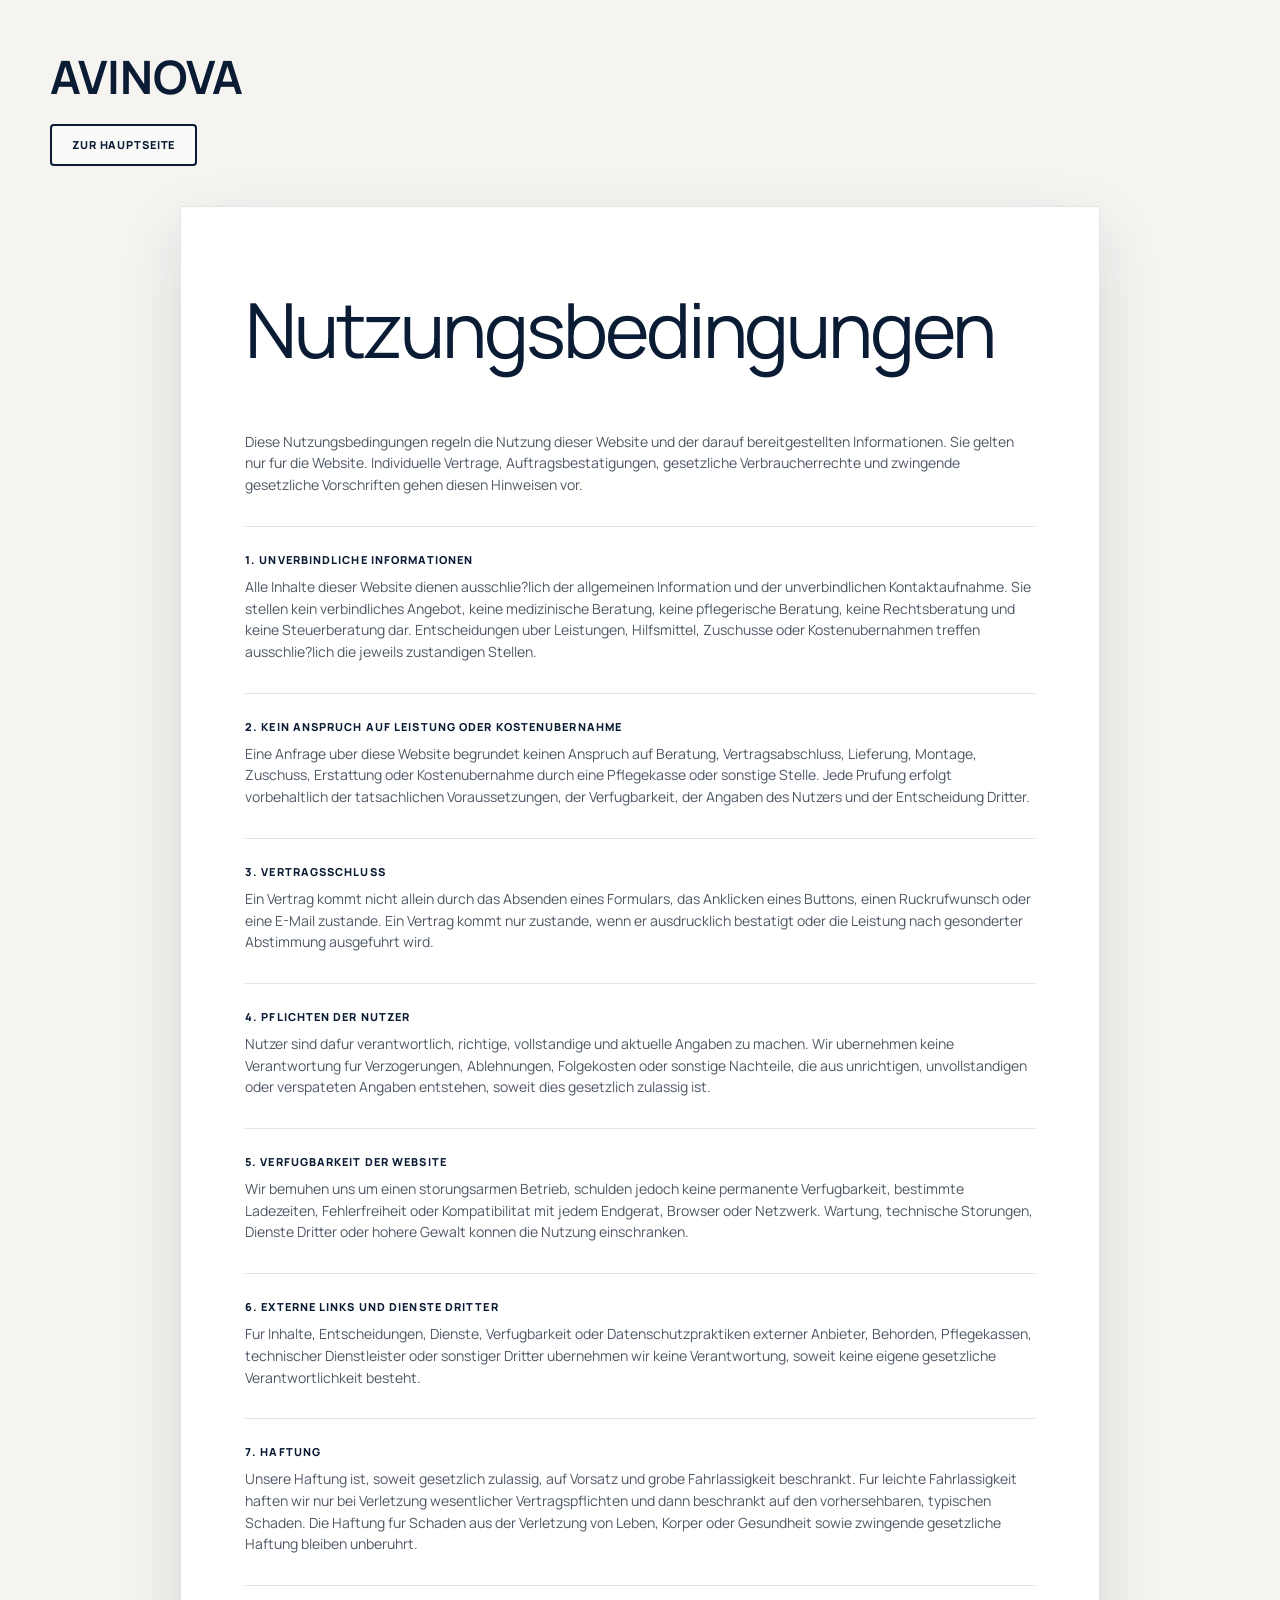
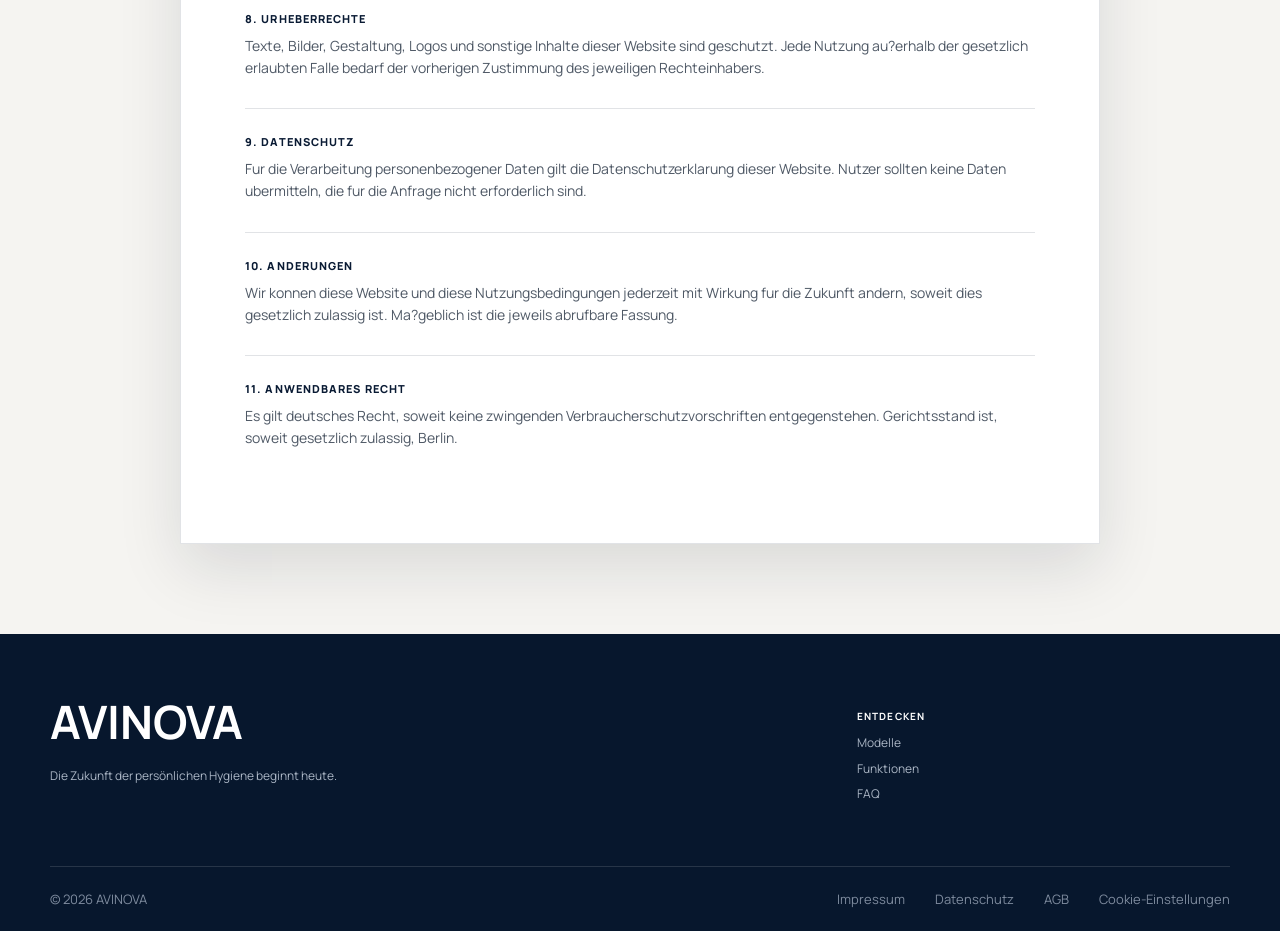
<file: pages/agb.html>
<!doctype html>
<html lang="de">
<head>
  <meta charset="UTF-8">
  <meta name="viewport" content="width=device-width, initial-scale=1.0">
  <title>Nutzungsbedingungen | AVINOVA</title>
  <link rel="icon" href="data:,">
  <link rel="stylesheet" href="../styles.css">
  <script src="../script.js" defer></script>
</head>
<body class="inner-page legal-body">
  <div class="page-top section-shell">
    <a class="brand page-brand" href="../index.html">AVINOVA</a>
    <a class="button button-outline back-button" href="../index.html">Zur Hauptseite</a>
  </div>

  <main class="legal-page abg-page">
    <section class="section-shell legal-card">
      <h1>Nutzungsbedingungen</h1>

      <div class="legal-block">
        <p>Diese Nutzungsbedingungen regeln die Nutzung dieser Website und der darauf bereitgestellten Informationen. Sie gelten nur fur die Website. Individuelle Vertrage, Auftragsbestatigungen, gesetzliche Verbraucherrechte und zwingende gesetzliche Vorschriften gehen diesen Hinweisen vor.</p>
      </div>

      <div class="legal-block">
        <span class="legal-label">1. Unverbindliche Informationen</span>
        <p>Alle Inhalte dieser Website dienen ausschlie?lich der allgemeinen Information und der unverbindlichen Kontaktaufnahme. Sie stellen kein verbindliches Angebot, keine medizinische Beratung, keine pflegerische Beratung, keine Rechtsberatung und keine Steuerberatung dar. Entscheidungen uber Leistungen, Hilfsmittel, Zuschusse oder Kostenubernahmen treffen ausschlie?lich die jeweils zustandigen Stellen.</p>
      </div>

      <div class="legal-block">
        <span class="legal-label">2. Kein Anspruch auf Leistung oder Kostenubernahme</span>
        <p>Eine Anfrage uber diese Website begrundet keinen Anspruch auf Beratung, Vertragsabschluss, Lieferung, Montage, Zuschuss, Erstattung oder Kostenubernahme durch eine Pflegekasse oder sonstige Stelle. Jede Prufung erfolgt vorbehaltlich der tatsachlichen Voraussetzungen, der Verfugbarkeit, der Angaben des Nutzers und der Entscheidung Dritter.</p>
      </div>

      <div class="legal-block">
        <span class="legal-label">3. Vertragsschluss</span>
        <p>Ein Vertrag kommt nicht allein durch das Absenden eines Formulars, das Anklicken eines Buttons, einen Ruckrufwunsch oder eine E-Mail zustande. Ein Vertrag kommt nur zustande, wenn er ausdrucklich bestatigt oder die Leistung nach gesonderter Abstimmung ausgefuhrt wird.</p>
      </div>

      <div class="legal-block">
        <span class="legal-label">4. Pflichten der Nutzer</span>
        <p>Nutzer sind dafur verantwortlich, richtige, vollstandige und aktuelle Angaben zu machen. Wir ubernehmen keine Verantwortung fur Verzogerungen, Ablehnungen, Folgekosten oder sonstige Nachteile, die aus unrichtigen, unvollstandigen oder verspateten Angaben entstehen, soweit dies gesetzlich zulassig ist.</p>
      </div>

      <div class="legal-block">
        <span class="legal-label">5. Verfugbarkeit der Website</span>
        <p>Wir bemuhen uns um einen storungsarmen Betrieb, schulden jedoch keine permanente Verfugbarkeit, bestimmte Ladezeiten, Fehlerfreiheit oder Kompatibilitat mit jedem Endgerat, Browser oder Netzwerk. Wartung, technische Storungen, Dienste Dritter oder hohere Gewalt konnen die Nutzung einschranken.</p>
      </div>

      <div class="legal-block">
        <span class="legal-label">6. Externe Links und Dienste Dritter</span>
        <p>Fur Inhalte, Entscheidungen, Dienste, Verfugbarkeit oder Datenschutzpraktiken externer Anbieter, Behorden, Pflegekassen, technischer Dienstleister oder sonstiger Dritter ubernehmen wir keine Verantwortung, soweit keine eigene gesetzliche Verantwortlichkeit besteht.</p>
      </div>

      <div class="legal-block">
        <span class="legal-label">7. Haftung</span>
        <p>Unsere Haftung ist, soweit gesetzlich zulassig, auf Vorsatz und grobe Fahrlassigkeit beschrankt. Fur leichte Fahrlassigkeit haften wir nur bei Verletzung wesentlicher Vertragspflichten und dann beschrankt auf den vorhersehbaren, typischen Schaden. Die Haftung fur Schaden aus der Verletzung von Leben, Korper oder Gesundheit sowie zwingende gesetzliche Haftung bleiben unberuhrt.</p>
      </div>

      <div class="legal-block">
        <span class="legal-label">8. Urheberrechte</span>
        <p>Texte, Bilder, Gestaltung, Logos und sonstige Inhalte dieser Website sind geschutzt. Jede Nutzung au?erhalb der gesetzlich erlaubten Falle bedarf der vorherigen Zustimmung des jeweiligen Rechteinhabers.</p>
      </div>

      <div class="legal-block">
        <span class="legal-label">9. Datenschutz</span>
        <p>Fur die Verarbeitung personenbezogener Daten gilt die Datenschutzerklarung dieser Website. Nutzer sollten keine Daten ubermitteln, die fur die Anfrage nicht erforderlich sind.</p>
      </div>

      <div class="legal-block">
        <span class="legal-label">10. Anderungen</span>
        <p>Wir konnen diese Website und diese Nutzungsbedingungen jederzeit mit Wirkung fur die Zukunft andern, soweit dies gesetzlich zulassig ist. Ma?geblich ist die jeweils abrufbare Fassung.</p>
      </div>

      <div class="legal-block">
        <span class="legal-label">11. Anwendbares Recht</span>
        <p>Es gilt deutsches Recht, soweit keine zwingenden Verbraucherschutzvorschriften entgegenstehen. Gerichtsstand ist, soweit gesetzlich zulassig, Berlin.</p>
      </div>
    </section>
  </main>

  <footer class="site-footer">
    <div class="footer-main section-shell">
      <div><a class="brand footer-brand" href="../index.html">AVINOVA</a><p>Die Zukunft der persönlichen Hygiene beginnt heute.</p></div>
      <div><h3>Entdecken</h3><a href="../index.html#modelle">Modelle</a><a href="../index.html#funktionen">Funktionen</a><a href="../index.html#faq">FAQ</a></div>
    </div>
    <div class="footer-bottom section-shell"><span>© 2026 AVINOVA</span><span><a href="impressum.html">Impressum</a><a href="datenschutz.html">Datenschutz</a><a href="agb.html">AGB</a><a href="#">Cookie-Einstellungen</a></span></div>
  </footer>
</body>
</html>
</file>
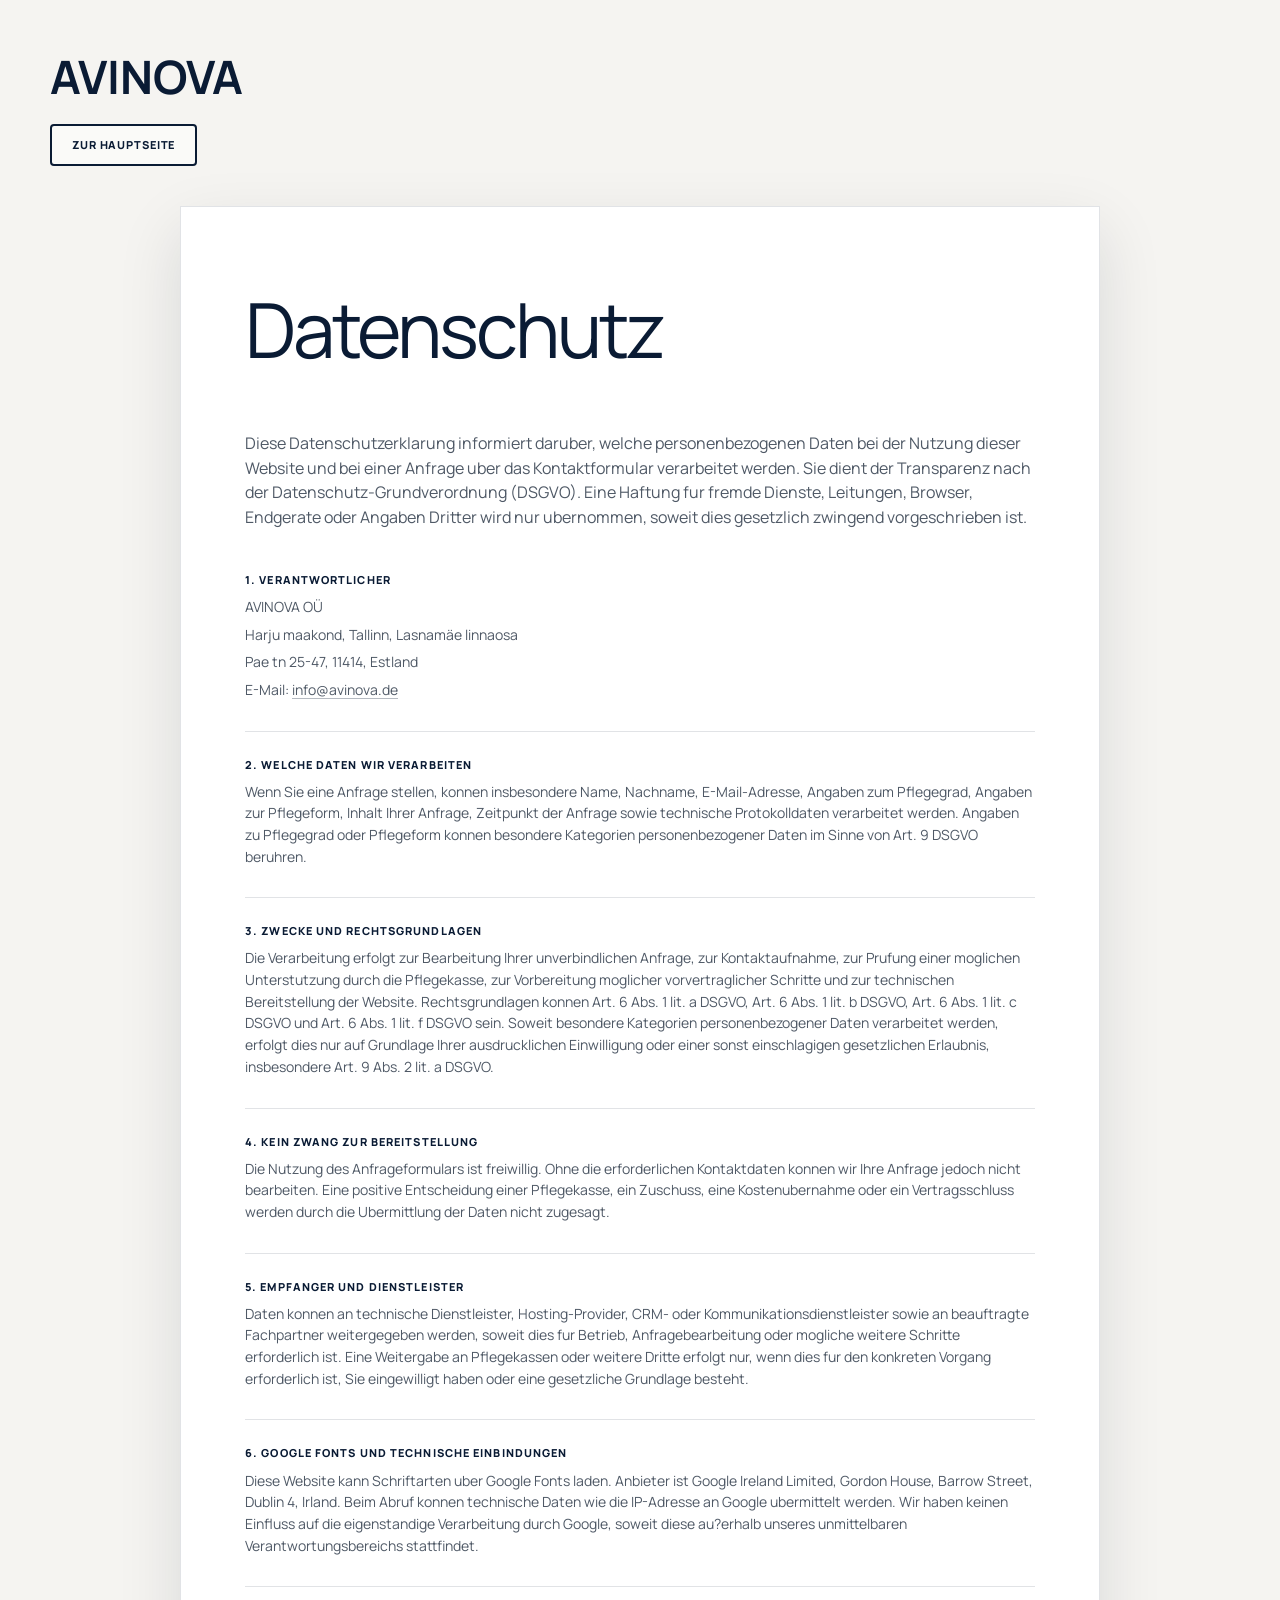
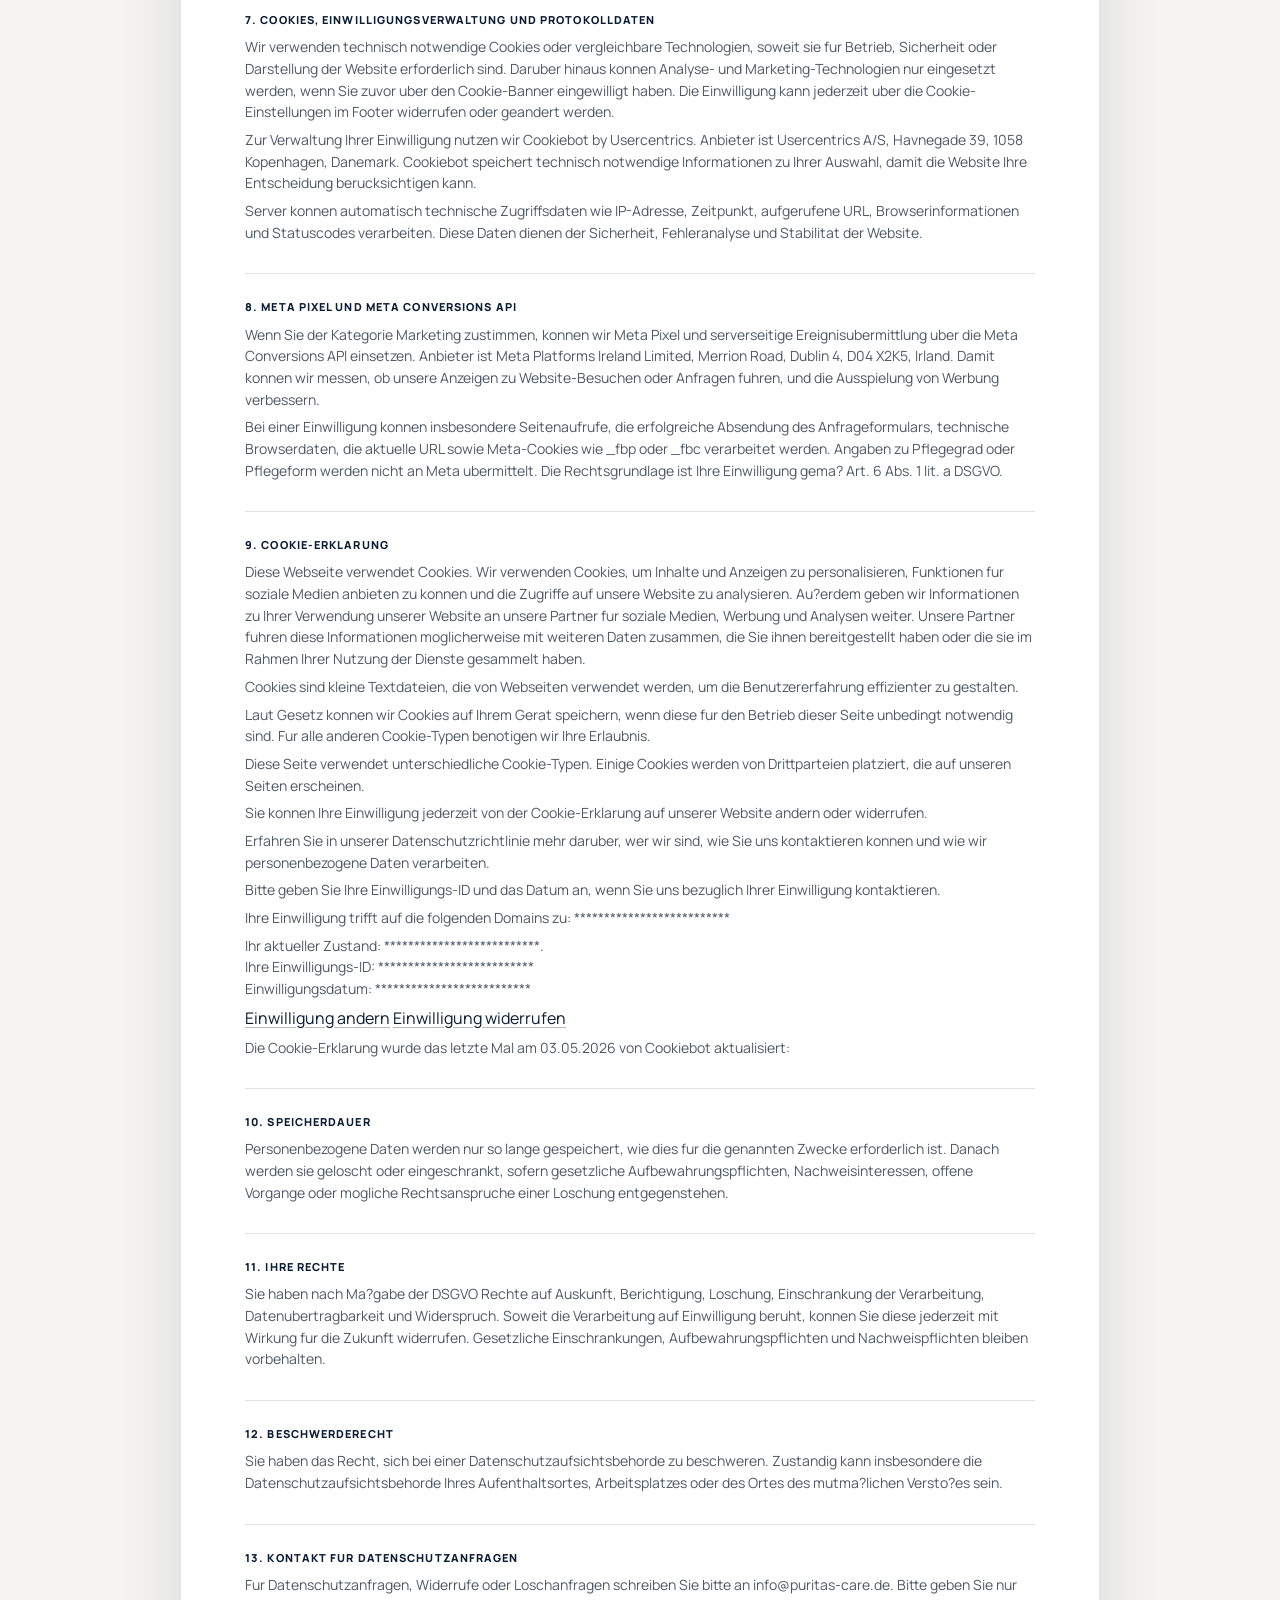
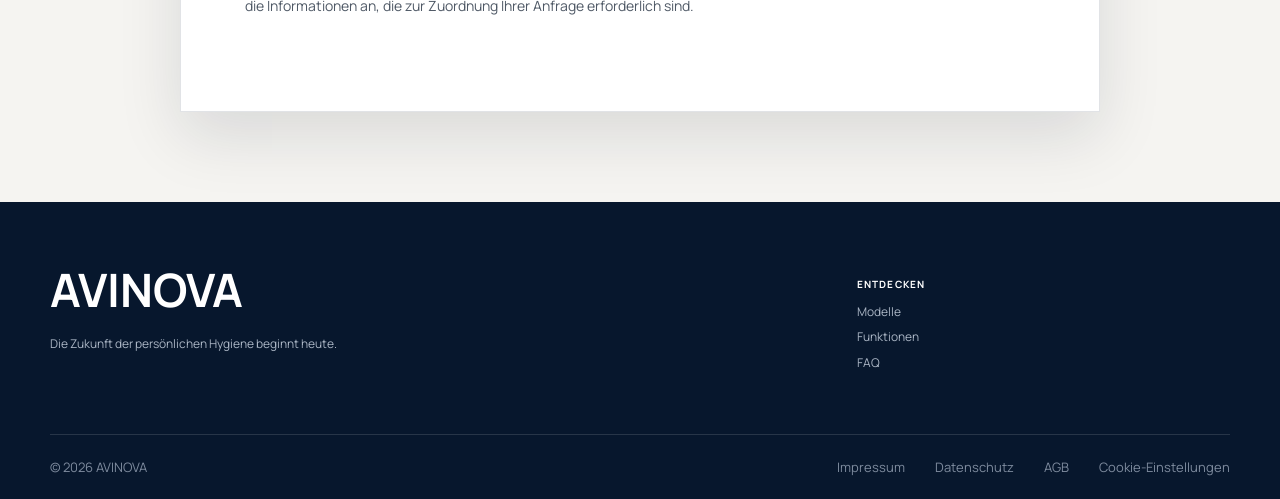
<file: pages/datenschutz.html>
<!doctype html>
<html lang="de">
<head>
  <meta charset="UTF-8">
  <meta name="viewport" content="width=device-width, initial-scale=1.0">
  <title>Datenschutz | AVINOVA</title>
  <link rel="icon" href="data:,">
  <link rel="stylesheet" href="../styles.css">
  <script src="../script.js" defer></script>
</head>
<body class="inner-page legal-body">
  <div class="page-top section-shell">
    <a class="brand page-brand" href="../index.html">AVINOVA</a>
    <a class="button button-outline back-button" href="../index.html">Zur Hauptseite</a>
  </div>

  <main class="legal-page">
    <section class="section-shell legal-card">
      <h1>Datenschutz</h1>

      <p>Diese Datenschutzerklarung informiert daruber, welche personenbezogenen Daten bei der Nutzung dieser Website und bei einer Anfrage uber das Kontaktformular verarbeitet werden. Sie dient der Transparenz nach der Datenschutz-Grundverordnung (DSGVO). Eine Haftung fur fremde Dienste, Leitungen, Browser, Endgerate oder Angaben Dritter wird nur ubernommen, soweit dies gesetzlich zwingend vorgeschrieben ist.</p>
      <br>

      <div class="legal-block">
        <span class="legal-label">1. Verantwortlicher</span>
        <p>AVINOVA OÜ</p>
        <p>Harju maakond, Tallinn, Lasnamäe linnaosa</p>
        <p>Pae tn 25-47, 11414, Estland</p>
        <p>E-Mail: <a href="mailto:info@avinova.de">info@avinova.de</a></p>
      </div>

      <div class="legal-block">
        <span class="legal-label">2. Welche Daten wir verarbeiten</span>
        <p>Wenn Sie eine Anfrage stellen, konnen insbesondere Name, Nachname, E-Mail-Adresse, Angaben zum Pflegegrad, Angaben zur Pflegeform, Inhalt Ihrer Anfrage, Zeitpunkt der Anfrage sowie technische Protokolldaten verarbeitet werden. Angaben zu Pflegegrad oder Pflegeform konnen besondere Kategorien personenbezogener Daten im Sinne von Art. 9 DSGVO beruhren.</p>
      </div>

      <div class="legal-block">
        <span class="legal-label">3. Zwecke und Rechtsgrundlagen</span>
        <p>Die Verarbeitung erfolgt zur Bearbeitung Ihrer unverbindlichen Anfrage, zur Kontaktaufnahme, zur Prufung einer moglichen Unterstutzung durch die Pflegekasse, zur Vorbereitung moglicher vorvertraglicher Schritte und zur technischen Bereitstellung der Website. Rechtsgrundlagen konnen Art. 6 Abs. 1 lit. a DSGVO, Art. 6 Abs. 1 lit. b DSGVO, Art. 6 Abs. 1 lit. c DSGVO und Art. 6 Abs. 1 lit. f DSGVO sein. Soweit besondere Kategorien personenbezogener Daten verarbeitet werden, erfolgt dies nur auf Grundlage Ihrer ausdrucklichen Einwilligung oder einer sonst einschlagigen gesetzlichen Erlaubnis, insbesondere Art. 9 Abs. 2 lit. a DSGVO.</p>
      </div>

      <div class="legal-block">
        <span class="legal-label">4. Kein Zwang zur Bereitstellung</span>
        <p>Die Nutzung des Anfrageformulars ist freiwillig. Ohne die erforderlichen Kontaktdaten konnen wir Ihre Anfrage jedoch nicht bearbeiten. Eine positive Entscheidung einer Pflegekasse, ein Zuschuss, eine Kostenubernahme oder ein Vertragsschluss werden durch die Ubermittlung der Daten nicht zugesagt.</p>
      </div>

      <div class="legal-block">
        <span class="legal-label">5. Empfanger und Dienstleister</span>
        <p>Daten konnen an technische Dienstleister, Hosting-Provider, CRM- oder Kommunikationsdienstleister sowie an beauftragte Fachpartner weitergegeben werden, soweit dies fur Betrieb, Anfragebearbeitung oder mogliche weitere Schritte erforderlich ist. Eine Weitergabe an Pflegekassen oder weitere Dritte erfolgt nur, wenn dies fur den konkreten Vorgang erforderlich ist, Sie eingewilligt haben oder eine gesetzliche Grundlage besteht.</p>
      </div>

      <div class="legal-block">
        <span class="legal-label">6. Google Fonts und technische Einbindungen</span>
        <p>Diese Website kann Schriftarten uber Google Fonts laden. Anbieter ist Google Ireland Limited, Gordon House, Barrow Street, Dublin 4, Irland. Beim Abruf konnen technische Daten wie die IP-Adresse an Google ubermittelt werden. Wir haben keinen Einfluss auf die eigenstandige Verarbeitung durch Google, soweit diese au?erhalb unseres unmittelbaren Verantwortungsbereichs stattfindet.</p>
      </div>

      <div class="legal-block">
        <span class="legal-label">7. Cookies, Einwilligungsverwaltung und Protokolldaten</span>
        <p>Wir verwenden technisch notwendige Cookies oder vergleichbare Technologien, soweit sie fur Betrieb, Sicherheit oder Darstellung der Website erforderlich sind. Daruber hinaus konnen Analyse- und Marketing-Technologien nur eingesetzt werden, wenn Sie zuvor uber den Cookie-Banner eingewilligt haben. Die Einwilligung kann jederzeit uber die Cookie-Einstellungen im Footer widerrufen oder geandert werden.</p>
        <p>Zur Verwaltung Ihrer Einwilligung nutzen wir Cookiebot by Usercentrics. Anbieter ist Usercentrics A/S, Havnegade 39, 1058 Kopenhagen, Danemark. Cookiebot speichert technisch notwendige Informationen zu Ihrer Auswahl, damit die Website Ihre Entscheidung berucksichtigen kann.</p>
        <p>Server konnen automatisch technische Zugriffsdaten wie IP-Adresse, Zeitpunkt, aufgerufene URL, Browserinformationen und Statuscodes verarbeiten. Diese Daten dienen der Sicherheit, Fehleranalyse und Stabilitat der Website.</p>
      </div>

      <div class="legal-block">
        <span class="legal-label">8. Meta Pixel und Meta Conversions API</span>
        <p>Wenn Sie der Kategorie Marketing zustimmen, konnen wir Meta Pixel und serverseitige Ereignisubermittlung uber die Meta Conversions API einsetzen. Anbieter ist Meta Platforms Ireland Limited, Merrion Road, Dublin 4, D04 X2K5, Irland. Damit konnen wir messen, ob unsere Anzeigen zu Website-Besuchen oder Anfragen fuhren, und die Ausspielung von Werbung verbessern.</p>
        <p>Bei einer Einwilligung konnen insbesondere Seitenaufrufe, die erfolgreiche Absendung des Anfrageformulars, technische Browserdaten, die aktuelle URL sowie Meta-Cookies wie _fbp oder _fbc verarbeitet werden. Angaben zu Pflegegrad oder Pflegeform werden nicht an Meta ubermittelt. Die Rechtsgrundlage ist Ihre Einwilligung gema? Art. 6 Abs. 1 lit. a DSGVO.</p>
      </div>

      <div class="legal-block">
        <span class="legal-label">9. Cookie-Erklarung </span>
        <p>Diese Webseite verwendet Cookies. Wir verwenden Cookies, um Inhalte und Anzeigen zu personalisieren, Funktionen fur soziale Medien anbieten zu konnen und die Zugriffe auf unsere Website zu analysieren. Au?erdem geben wir Informationen zu Ihrer Verwendung unserer Website an unsere Partner fur soziale Medien, Werbung und Analysen weiter. Unsere Partner fuhren diese Informationen moglicherweise mit weiteren Daten zusammen, die Sie ihnen bereitgestellt haben oder die sie im Rahmen Ihrer Nutzung der Dienste gesammelt haben.</p>
        <p>Cookies sind kleine Textdateien, die von Webseiten verwendet werden, um die Benutzererfahrung effizienter zu gestalten.</p>
        <p>Laut Gesetz konnen wir Cookies auf Ihrem Gerat speichern, wenn diese fur den Betrieb dieser Seite unbedingt notwendig sind. Fur alle anderen Cookie-Typen benotigen wir Ihre Erlaubnis.</p>
        <p>Diese Seite verwendet unterschiedliche Cookie-Typen. Einige Cookies werden von Drittparteien platziert, die auf unseren Seiten erscheinen.</p>
        <p>Sie konnen Ihre Einwilligung jederzeit von der Cookie-Erklarung auf unserer Website andern oder widerrufen.</p>
        <p>Erfahren Sie in unserer Datenschutzrichtlinie mehr daruber, wer wir sind, wie Sie uns kontaktieren konnen und wie wir personenbezogene Daten verarbeiten.</p>
        <p>Bitte geben Sie Ihre Einwilligungs-ID und das Datum an, wenn Sie uns bezuglich Ihrer Einwilligung kontaktieren.</p>
        <p>Ihre Einwilligung trifft auf die folgenden Domains zu: **************************</p>
        <p>
          Ihr aktueller Zustand: **************************. <br>
          Ihre Einwilligungs-ID: ************************** <br>
          Einwilligungsdatum: **************************
        </p>
        <div> 
          <a href="">Einwilligung andern</a>
          <a href="">Einwilligung widerrufen</a>
        </div>
        <p>Die Cookie-Erklarung wurde das letzte Mal am 03.05.2026 von Cookiebot aktualisiert:</p>
      </div>

      <div class="legal-block">
        <span class="legal-label">10. Speicherdauer</span>
        <p>Personenbezogene Daten werden nur so lange gespeichert, wie dies fur die genannten Zwecke erforderlich ist. Danach werden sie geloscht oder eingeschrankt, sofern gesetzliche Aufbewahrungspflichten, Nachweisinteressen, offene Vorgange oder mogliche Rechtsanspruche einer Loschung entgegenstehen.</p>
      </div>

      <div class="legal-block">
        <span class="legal-label">11. Ihre Rechte</span>
        <p>Sie haben nach Ma?gabe der DSGVO Rechte auf Auskunft, Berichtigung, Loschung, Einschrankung der Verarbeitung, Datenubertragbarkeit und Widerspruch. Soweit die Verarbeitung auf Einwilligung beruht, konnen Sie diese jederzeit mit Wirkung fur die Zukunft widerrufen. Gesetzliche Einschrankungen, Aufbewahrungspflichten und Nachweispflichten bleiben vorbehalten.</p>
      </div>

      <div class="legal-block">
        <span class="legal-label">12. Beschwerderecht</span>
        <p>Sie haben das Recht, sich bei einer Datenschutzaufsichtsbehorde zu beschweren. Zustandig kann insbesondere die Datenschutzaufsichtsbehorde Ihres Aufenthaltsortes, Arbeitsplatzes oder des Ortes des mutma?lichen Versto?es sein.</p>
      </div>

      <div class="legal-block">
        <span class="legal-label">13. Kontakt fur Datenschutzanfragen</span>
        <p>Fur Datenschutzanfragen, Widerrufe oder Loschanfragen schreiben Sie bitte an info@puritas-care.de. Bitte geben Sie nur die Informationen an, die zur Zuordnung Ihrer Anfrage erforderlich sind.</p>
      </div>
    </section>
  </main>

  <footer class="site-footer">
    <div class="footer-main section-shell">
      <div><a class="brand footer-brand" href="../index.html">AVINOVA</a><p>Die Zukunft der persönlichen Hygiene beginnt heute.</p></div>
      <div><h3>Entdecken</h3><a href="../index.html#modelle">Modelle</a><a href="../index.html#funktionen">Funktionen</a><a href="../index.html#faq">FAQ</a></div>
    </div>
    <div class="footer-bottom section-shell"><span>© 2026 AVINOVA</span><span><a href="impressum.html">Impressum</a><a href="datenschutz.html">Datenschutz</a><a href="agb.html">AGB</a><a href="#">Cookie-Einstellungen</a></span></div>
  </footer>
</body>
</html>
</file>
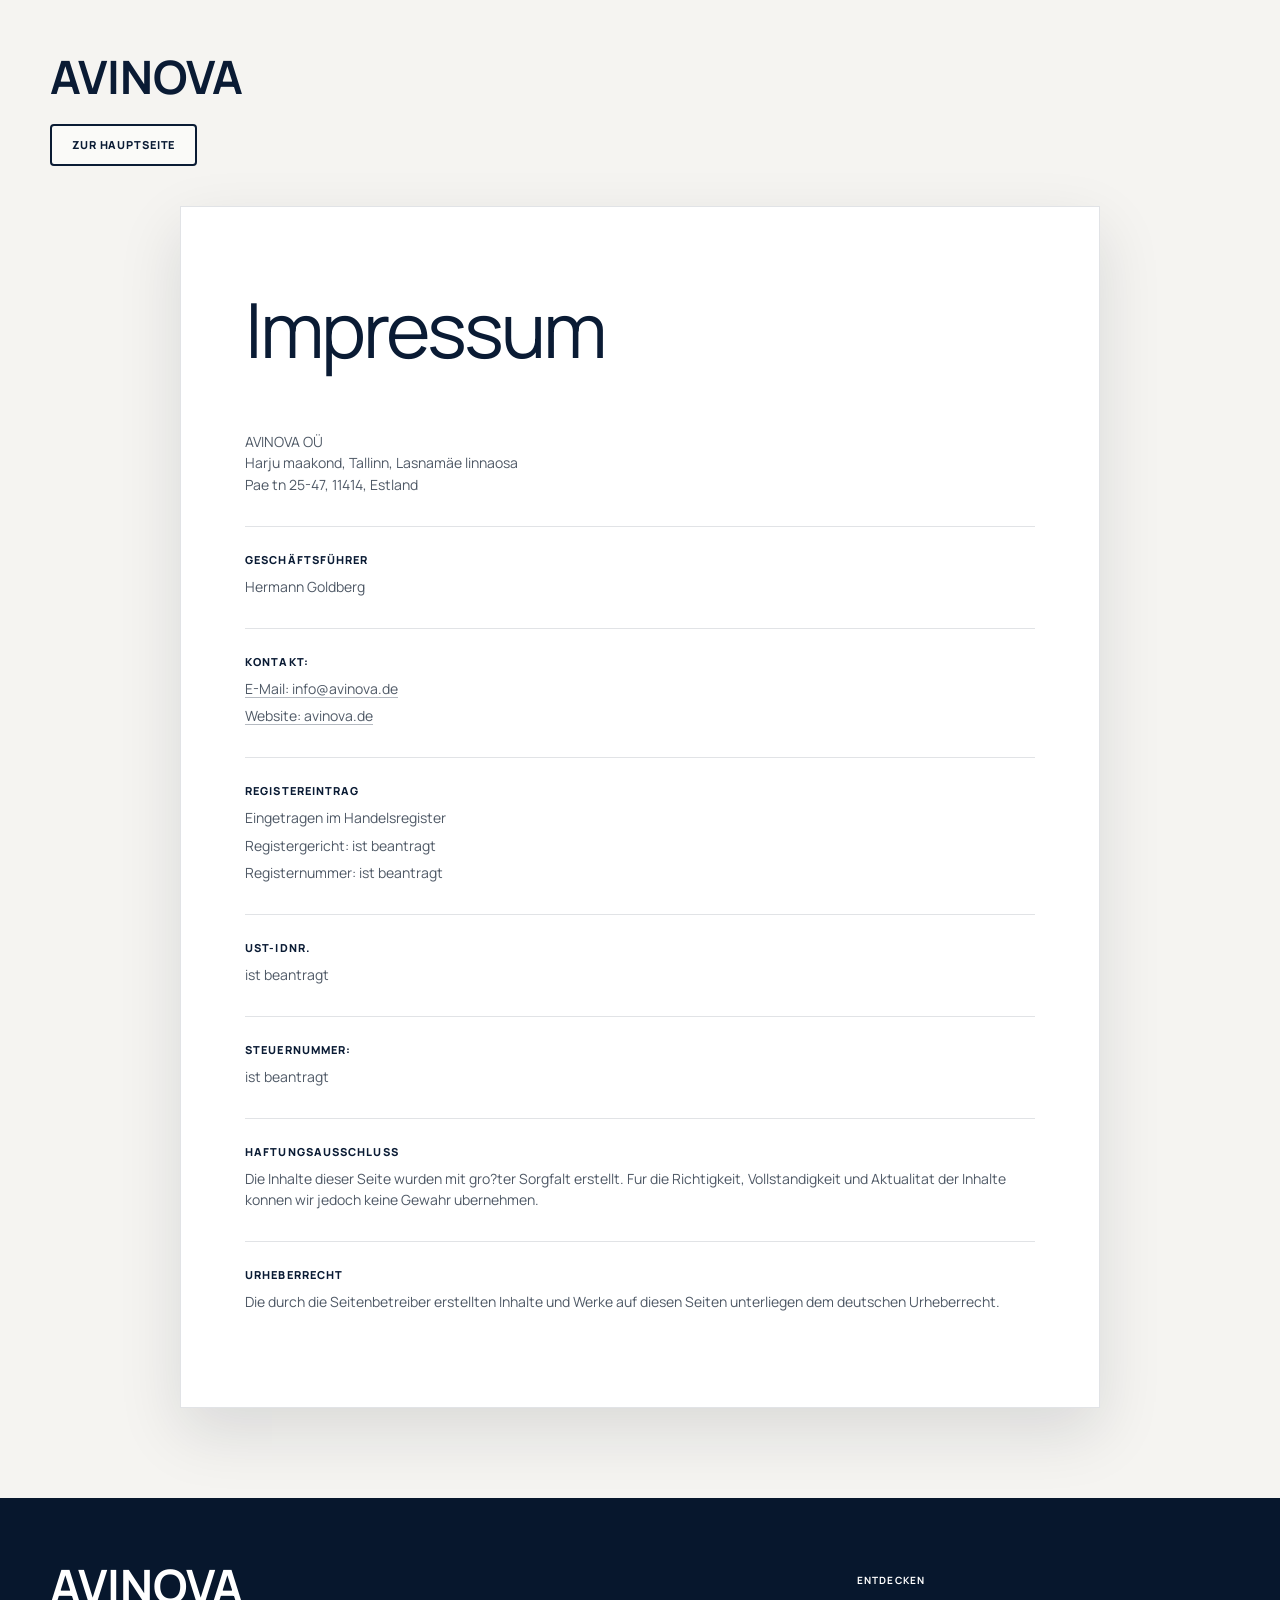
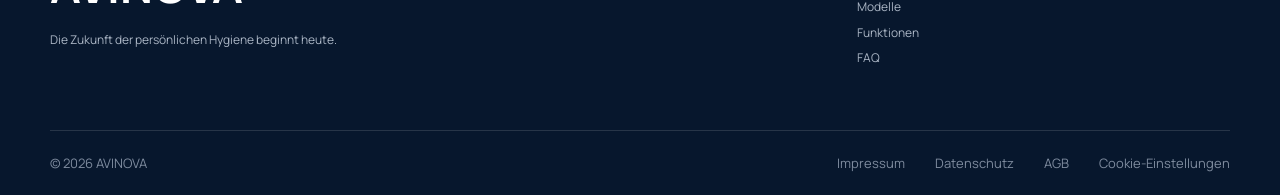
<file: pages/impressum.html>
<!doctype html>
<html lang="de">
<head>
  <meta charset="UTF-8">
  <meta name="viewport" content="width=device-width, initial-scale=1.0">
  <title>Impressum | AVINOVA</title>
  <link rel="icon" href="data:,">
  <link rel="stylesheet" href="../styles.css">
  <script src="../script.js" defer></script>
</head>
<body class="inner-page legal-body">
  <div class="page-top section-shell">
    <a class="brand page-brand" href="../index.html">AVINOVA</a>
    <a class="button button-outline back-button" href="../index.html">Zur Hauptseite</a>
  </div>

  <main class="legal-page">
    <section class="section-shell legal-card">
      <h1>Impressum</h1>

      <div class="legal-block">
        <p>AVINOVA OÜ<br>Harju maakond, Tallinn, Lasnamäe linnaosa<br>Pae tn 25-47, 11414, Estland</p>
      </div>

      <div class="legal-block">
        <span class="legal-label">Geschäftsführer</span>
        <p>Hermann Goldberg</p>
      </div>

      <div class="legal-block">
        <span class="legal-label">Kontakt:</span>
        <p><a href="mailto:info@avinova.de">E-Mail: info@avinova.de</a></p>
        <p><a href="https://avinova.de" target="_blank" rel="noopener noreferrer">Website: avinova.de</a></p>
      </div>

      <div class="legal-block">
        <span class="legal-label">Registereintrag</span>
        <p>Eingetragen im Handelsregister</p>
        <p>Registergericht: ist beantragt</p>
        <p>Registernummer: ist beantragt</p>
      </div>

      <div class="legal-block">
        <span class="legal-label">USt-IdNr.</span>
        <p> ist beantragt</p>
      </div>

      <div class="legal-block">
        <span class="legal-label">Steuernummer:</span>
        <p> ist beantragt</p>
      </div>

      <div class="legal-block">
        <span class="legal-label">Haftungsausschluss</span>
        <p>Die Inhalte dieser Seite wurden mit gro?ter Sorgfalt erstellt. Fur die Richtigkeit, Vollstandigkeit und Aktualitat der Inhalte konnen wir jedoch keine Gewahr ubernehmen.</p>
      </div>

      <div class="legal-block">
        <span class="legal-label">Urheberrecht</span>
        <p>Die durch die Seitenbetreiber erstellten Inhalte und Werke auf diesen Seiten unterliegen dem deutschen Urheberrecht.</p>
      </div>
    </section>
  </main>

  <footer class="site-footer">
    <div class="footer-main section-shell">
      <div><a class="brand footer-brand" href="../index.html">AVINOVA</a><p>Die Zukunft der persönlichen Hygiene beginnt heute.</p></div>
      <div><h3>Entdecken</h3><a href="../index.html#modelle">Modelle</a><a href="../index.html#funktionen">Funktionen</a><a href="../index.html#faq">FAQ</a></div>
    </div>
    <div class="footer-bottom section-shell"><span>© 2026 AVINOVA</span><span><a href="impressum.html">Impressum</a><a href="datenschutz.html">Datenschutz</a><a href="agb.html">AGB</a><a href="#">Cookie-Einstellungen</a></span></div>
  </footer>
</body>
</html>
</file>
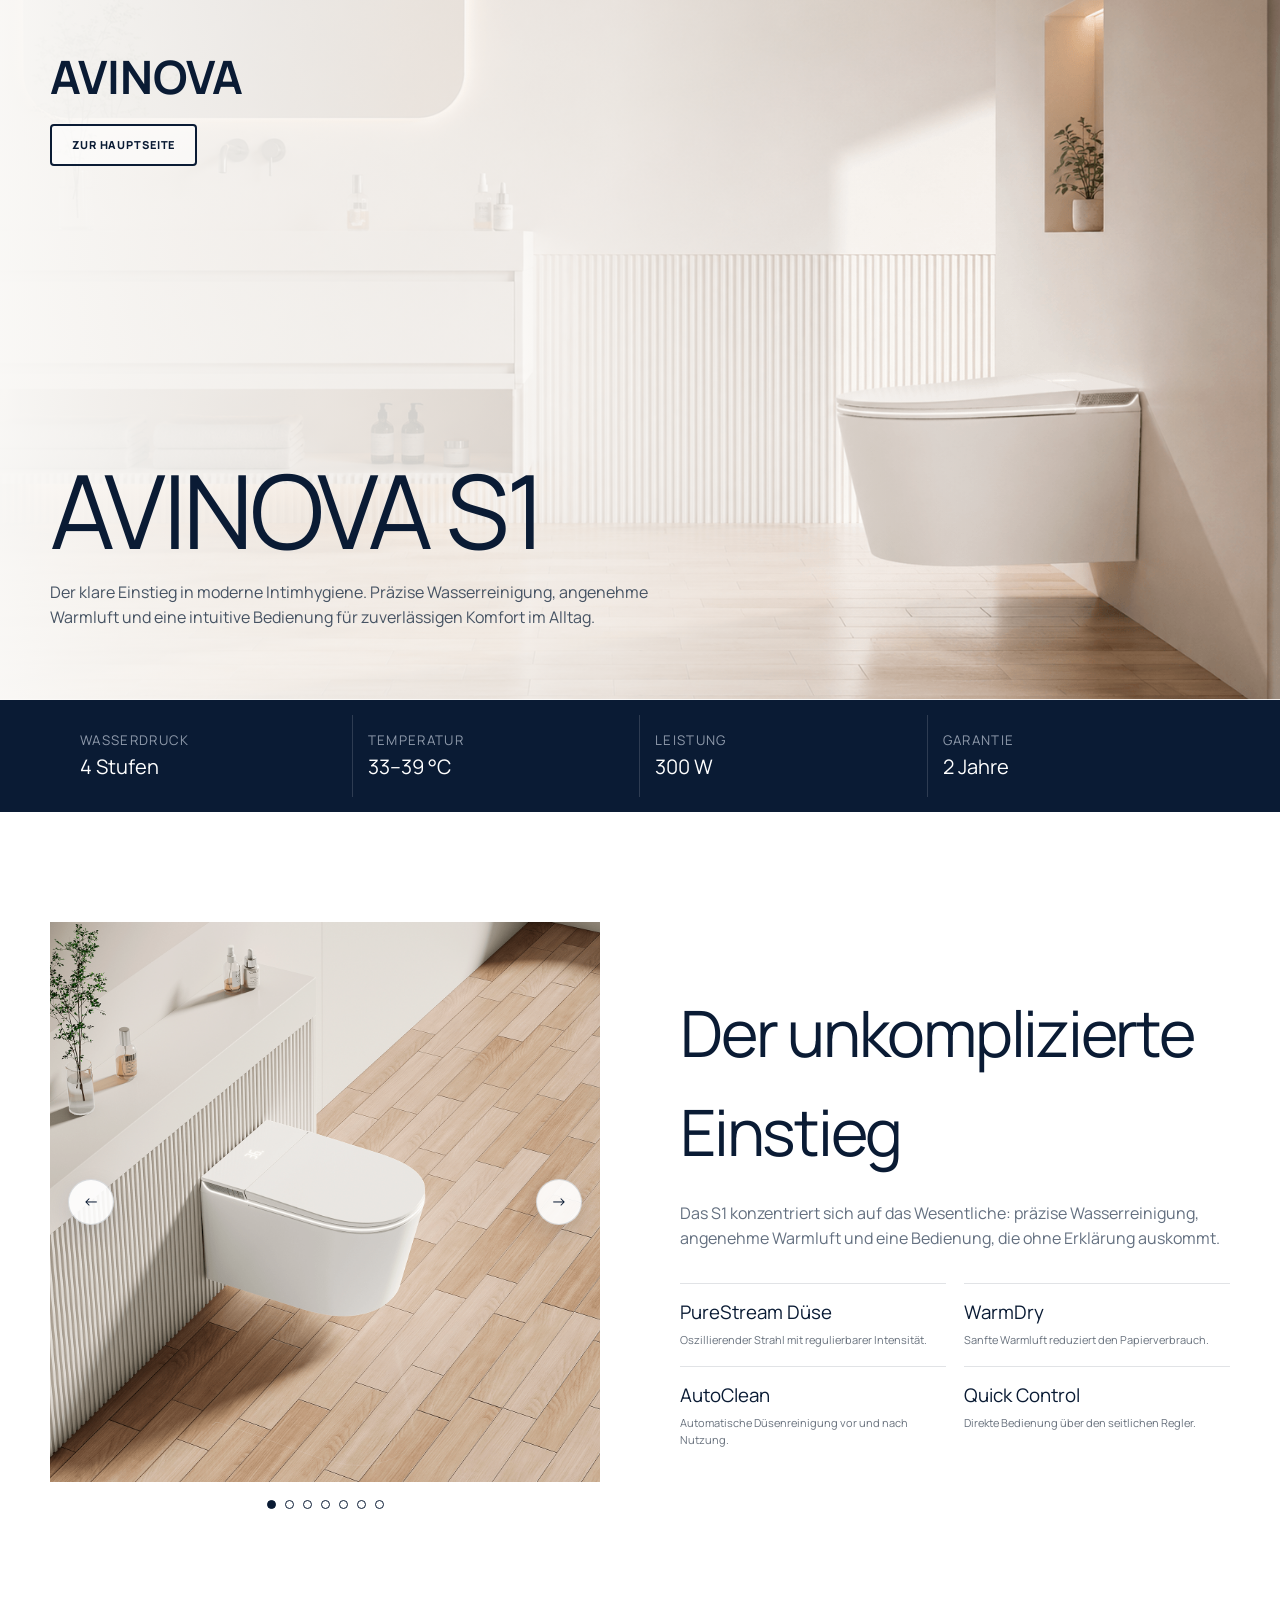
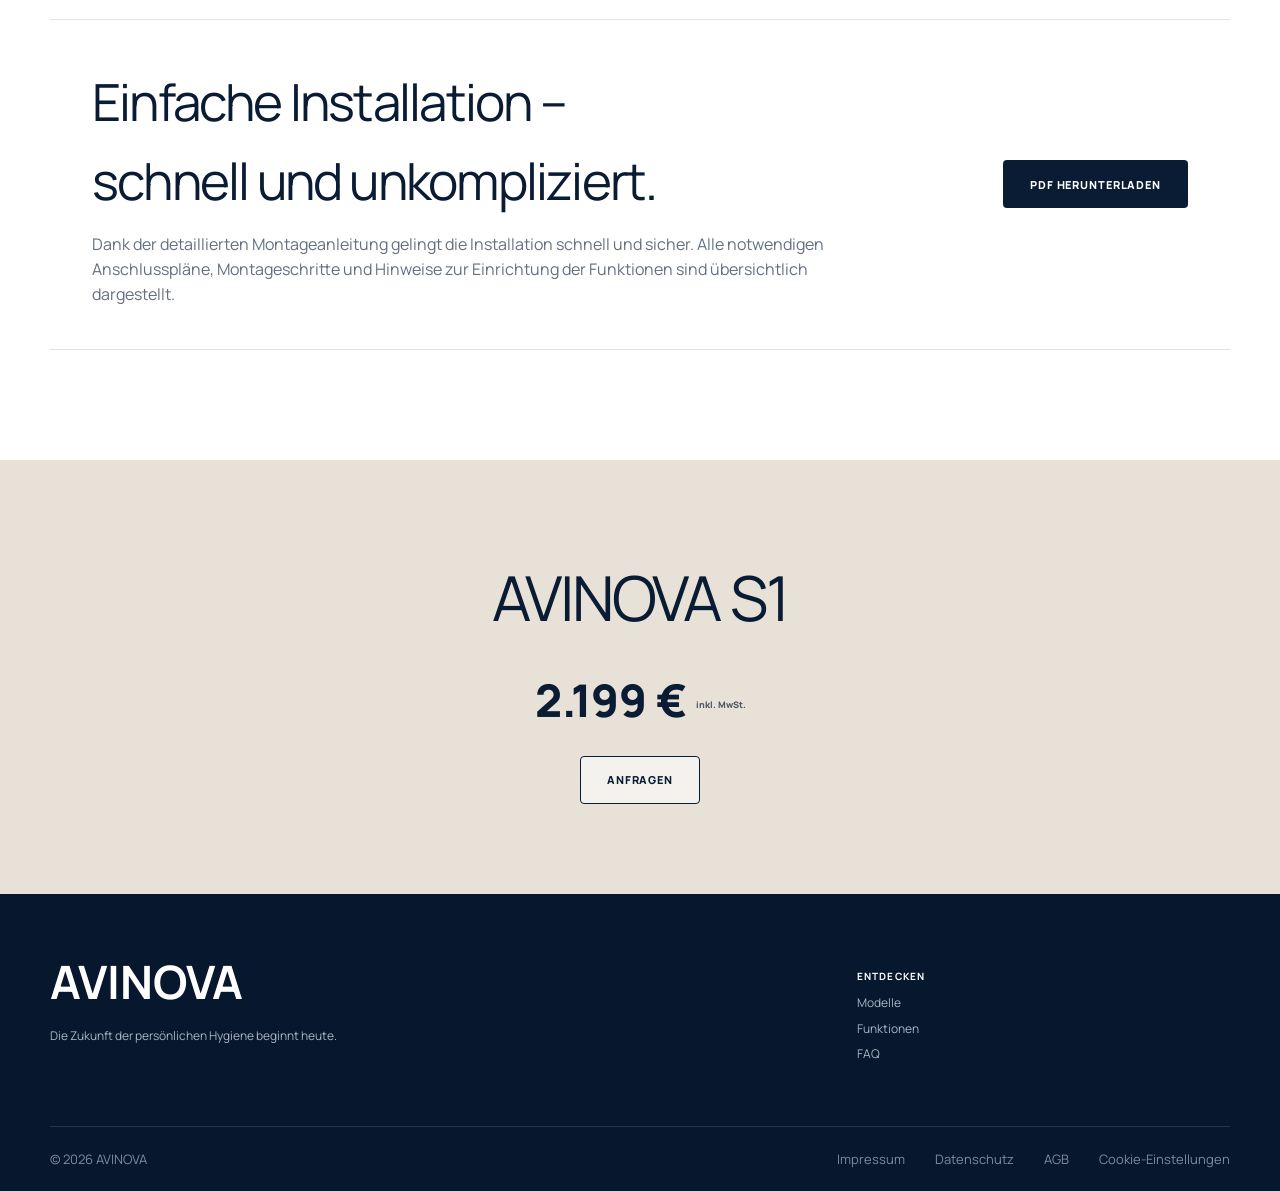
<file: pages/model1.html>
<!doctype html>
<html lang="de">
<head>
  <meta charset="utf-8">
  <meta name="viewport" content="width=device-width, initial-scale=1">
  <link rel="icon" href="data:,">
  <link rel="stylesheet" href="../styles.css">
  <script src="../script.js" defer></script>
  <title>AVINOVA S1 | Essential</title>
</head>
<body class="inner-page model-s1">
  <main>
    <section class="product-hero">
      <div class="product-hero-copy reveal">
        <a class="brand product-hero-brand" href="../index.html">AVINOVA</a>
        <a class="button button-outline back-button" href="../index.html">Zur Hauptseite</a>
        <div class="product-hero-heading">
          <h1 class="product-title">AVINOVA S1</h1>
          <p>Der klare Einstieg in moderne Intimhygiene. Präzise Wasserreinigung, angenehme Warmluft und eine intuitive Bedienung für zuverlässigen Komfort im Alltag.</p>
        </div>
      </div>
    </section>
    <section class="spec-strip"><div class="section-shell spec-strip-inner"><div><small>Wasserdruck</small><strong>4 Stufen</strong></div><div><small>Temperatur</small><strong>33–39 °C</strong></div><div><small>Leistung</small><strong>300 W</strong></div><div><small>Garantie</small><strong>2 Jahre</strong></div></div></section>
    <section class="section section-shell product-story" id="details">
      <div class="product-gallery reveal" data-gallery aria-label="AVINOVA S1 Bildergalerie">
        <div class="gallery-viewport">
          <div class="gallery-track">
            <figure class="gallery-slide"><img src="../assets/img/products/model-1/interior-01.png" alt="AVINOVA S1 in einem warmen Badezimmer aus Naturstein"></figure>
            <figure class="gallery-slide"><img src="../assets/img/products/model-1/interior-02.png" alt="AVINOVA S1 in einem hellen skandinavischen Badezimmer" loading="lazy"></figure>
            <figure class="gallery-slide"><img src="../assets/img/products/model-1/interior-03.png" alt="AVINOVA S1 in einem modernen dunklen Badezimmer" loading="lazy"></figure>
            <figure class="gallery-slide"><img src="../assets/img/products/model-1/interior-04.png" alt="AVINOVA S1 in einem japanisch inspirierten Badezimmer" loading="lazy"></figure>
            <figure class="gallery-slide"><img src="../assets/img/products/model-1/interior-05.png" alt="AVINOVA S1 in einem eleganten Badezimmer bei Abendlicht" loading="lazy"></figure>
            <figure class="gallery-slide"><img src="../assets/img/products/model-1/interior-06.png" alt="AVINOVA S1 rechts in einem hellen Natursteinbad" loading="lazy"></figure>
            <figure class="gallery-slide"><img src="../assets/img/products/model-1/interior-08.png" alt="AVINOVA S1 rechts in einem dunklen modernen Badezimmer" loading="lazy"></figure>
          </div>
          <button class="gallery-arrow gallery-prev" type="button" aria-label="Vorheriges Bild">←</button>
          <button class="gallery-arrow gallery-next" type="button" aria-label="Nächstes Bild">→</button>
        </div>
        <div class="gallery-dots" aria-label="Bild auswählen"></div>
      </div>
      <div class="product-story-copy reveal"><h2>Der unkomplizierte Einstieg</h2><p>Das S1 konzentriert sich auf das Wesentliche: präzise Wasserreinigung, angenehme Warmluft und eine Bedienung, die ohne Erklärung auskommt.</p><div class="product-feature-list"><article><h3>PureStream Düse</h3><p>Oszillierender Strahl mit regulierbarer Intensität.</p></article><article><h3>WarmDry</h3><p>Sanfte Warmluft reduziert den Papierverbrauch.</p></article><article><h3>AutoClean</h3><p>Automatische Düsenreinigung vor und nach Nutzung.</p></article><article><h3>Quick Control</h3><p>Direkte Bedienung über den seitlichen Regler.</p></article></div></div>
    </section>
    <section class="section product-manual">
      <div class="section-shell product-manual-inner reveal">
        <div>
          <h2>Einfache Installation – schnell und unkompliziert.</h2>
          <p>Dank der detaillierten Montageanleitung gelingt die Installation schnell und sicher. Alle notwendigen Anschlusspläne, Montageschritte und Hinweise zur Einrichtung der Funktionen sind übersichtlich dargestellt.</p>
        </div>
        <a class="button button-dark" href="../assets/docs/s1-manual-DE.pdf" download>PDF herunterladen</a>
      </div>
    </section>
    <section class="product-buy" id="bestellen"><h2>AVINOVA S1</h2><div class="price">2.199 € <small class="price-note">inkl. MwSt.</small></div><a class="button button-light" href="../index.html#kontakt">ANFRAGEN</a></section>
  </main>
  <footer class="site-footer">
    <div class="footer-main section-shell">
      <div><a class="brand footer-brand" href="../index.html">AVINOVA</a><p>Die Zukunft der persönlichen Hygiene beginnt heute.</p></div>
      <div><h3>Entdecken</h3><a href="../index.html#modelle">Modelle</a><a href="../index.html#funktionen">Funktionen</a><a href="../index.html#faq">FAQ</a></div>
    </div>
    <div class="footer-bottom section-shell"><span>© 2026 AVINOVA</span><span><a href="impressum.html">Impressum</a><a href="datenschutz.html">Datenschutz</a><a href="agb.html">AGB</a><a href="#">Cookie-Einstellungen</a></span></div>
  </footer>
</body>
</html>
</file>
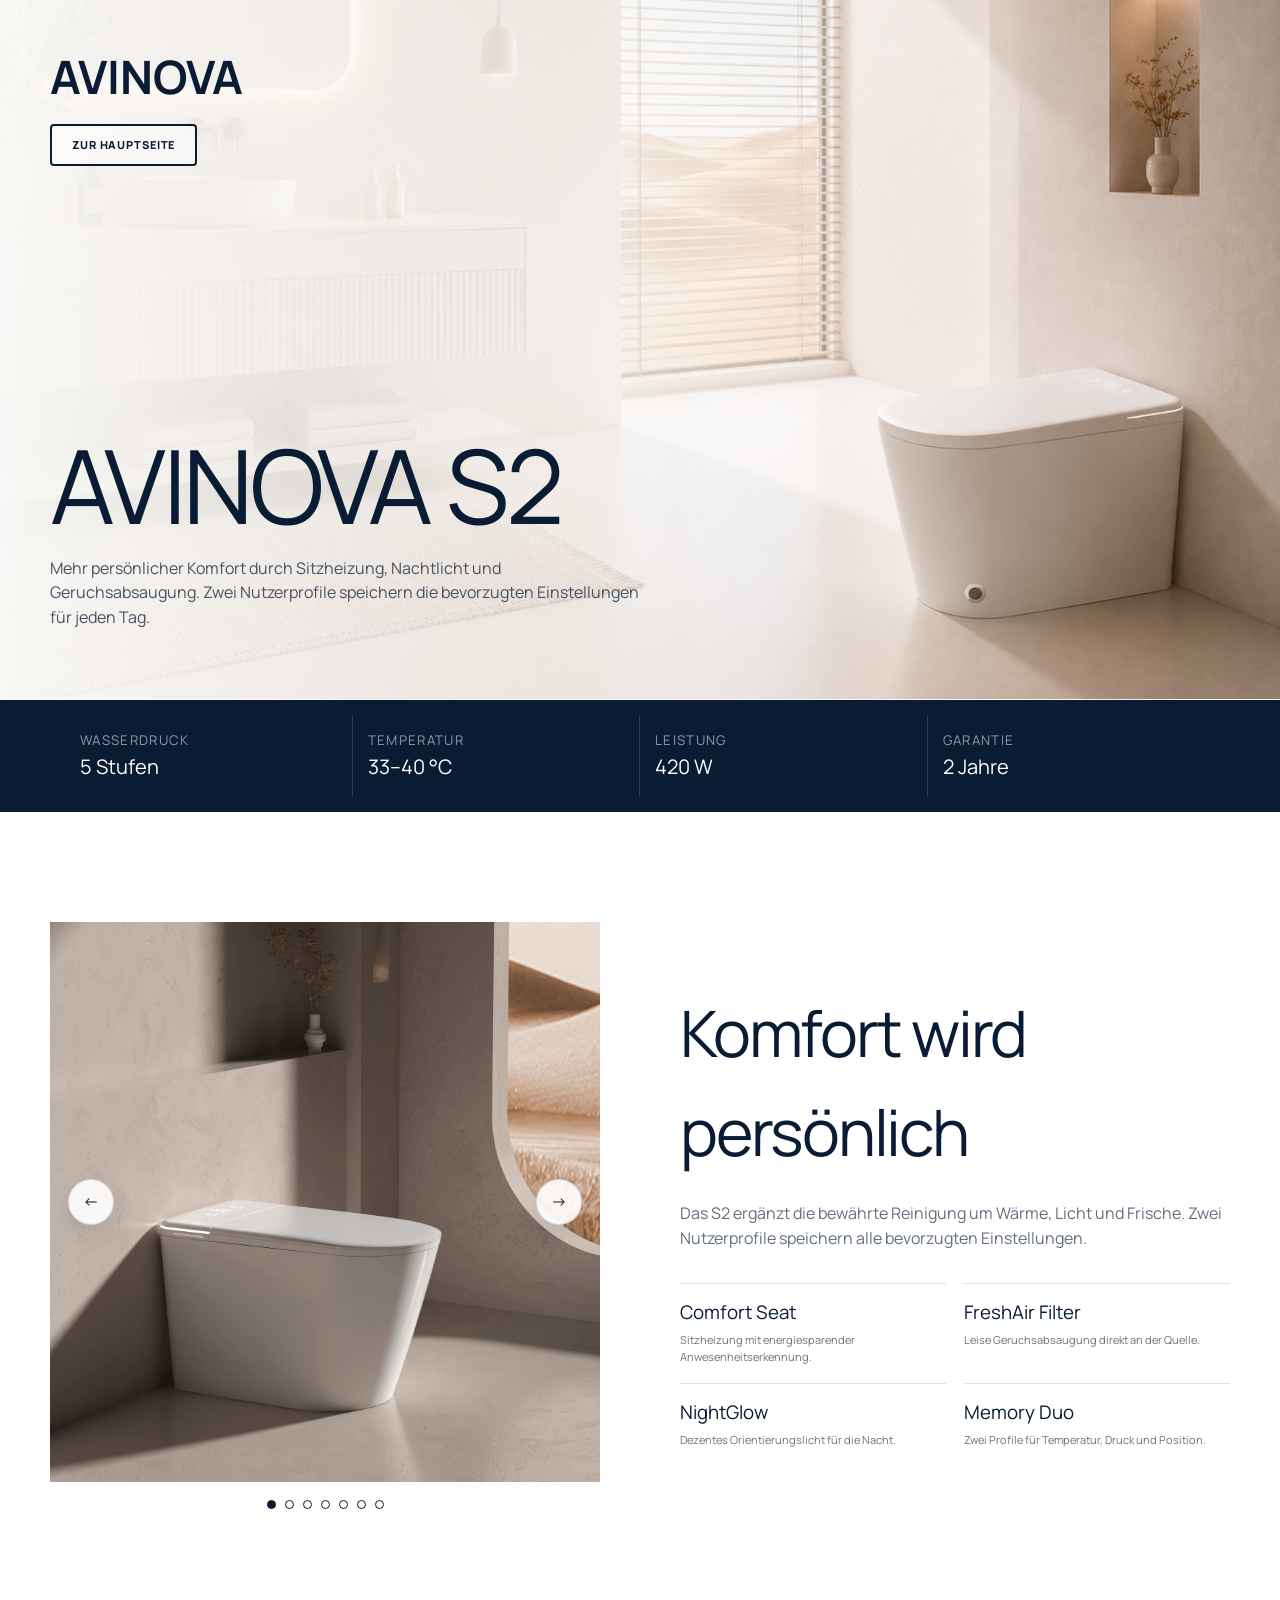
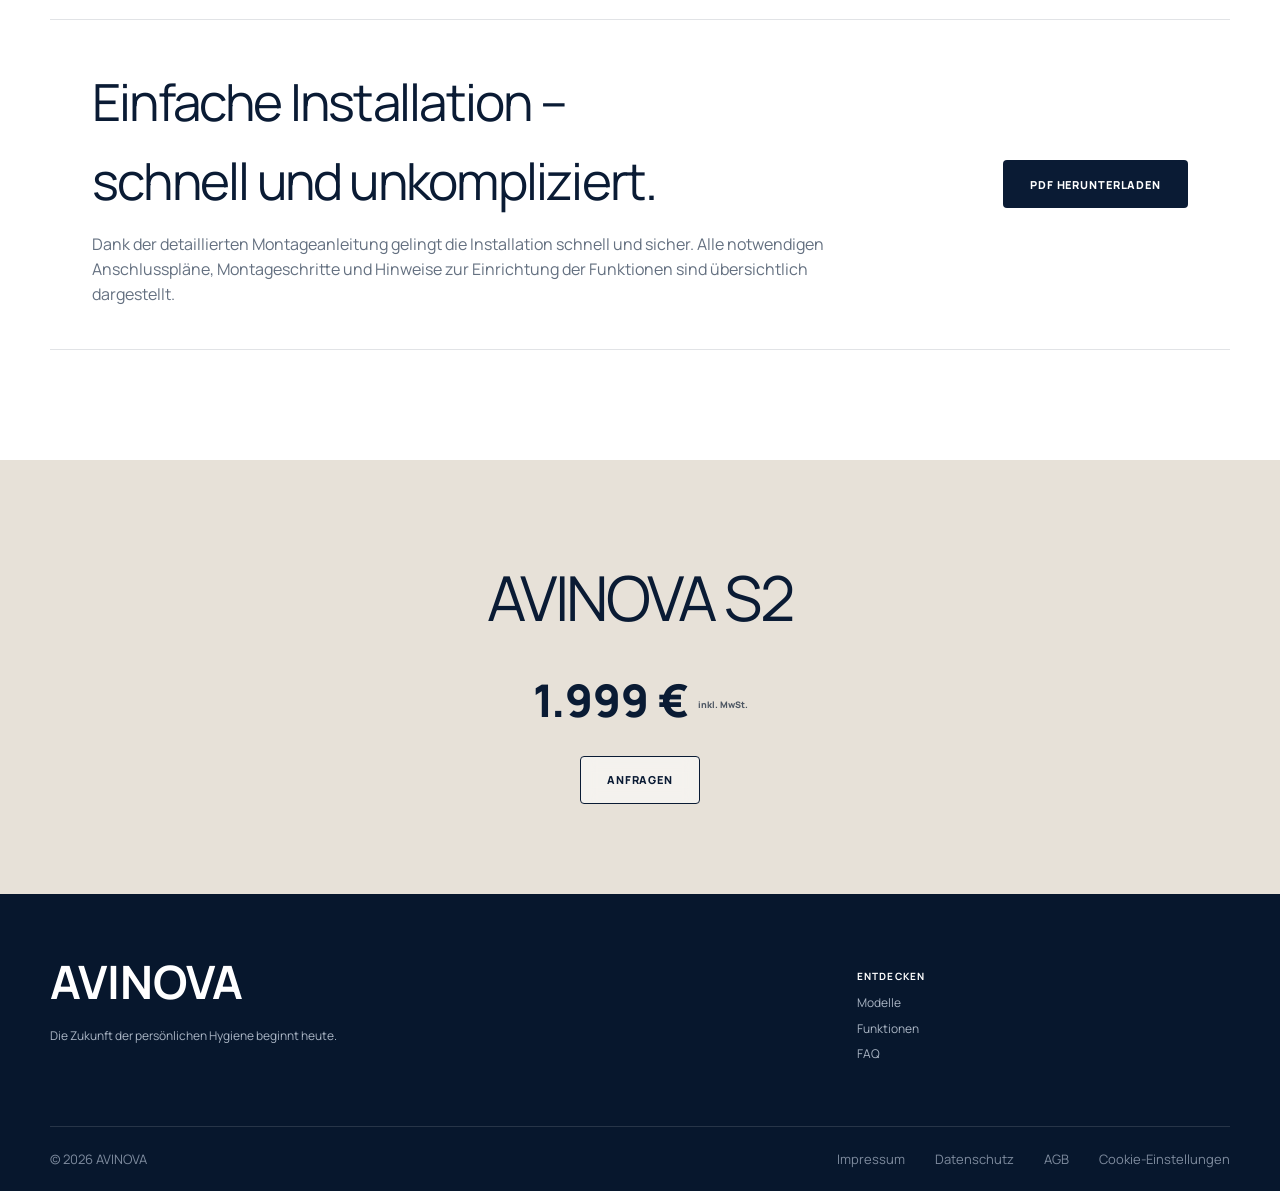
<file: pages/model2.html>
<!doctype html>
<html lang="de">
<head>
  <meta charset="utf-8">
  <meta name="viewport" content="width=device-width, initial-scale=1">
  <link rel="icon" href="data:,">
  <link rel="stylesheet" href="../styles.css">
  <script src="../script.js" defer></script>
  <title>AVINOVA S2 | Comfort</title>
</head>
<body class="inner-page model-s2">
  <main>
    <section class="product-hero">
      <div class="product-hero-copy reveal">
        <a class="brand product-hero-brand" href="../index.html">AVINOVA</a>
        <a class="button button-outline back-button" href="../index.html">Zur Hauptseite</a>
        <div class="product-hero-heading">
          <h1 class="product-title">AVINOVA S2</h1>
          <p>Mehr persönlicher Komfort durch Sitzheizung, Nachtlicht und Geruchsabsaugung. Zwei Nutzerprofile speichern die bevorzugten Einstellungen für jeden Tag.</p>
        </div>
      </div>
    </section>
    <section class="spec-strip"><div class="section-shell spec-strip-inner"><div><small>Wasserdruck</small><strong>5 Stufen</strong></div><div><small>Temperatur</small><strong>33–40 °C</strong></div><div><small>Leistung</small><strong>420 W</strong></div><div><small>Garantie</small><strong>2 Jahre</strong></div></div></section>
    <section class="section section-shell product-story" id="details">
      <div class="product-gallery reveal" data-gallery aria-label="AVINOVA S2 Bildergalerie">
        <div class="gallery-viewport">
          <div class="gallery-track">
            <figure class="gallery-slide"><img src="../assets/img/products/model-2/interior-01.png" alt="AVINOVA S2 in einem warmen Badezimmer aus Naturstein"></figure>
            <figure class="gallery-slide"><img src="../assets/img/products/model-2/interior-02.png" alt="AVINOVA S2 in einem hellen skandinavischen Badezimmer" loading="lazy"></figure>
            <figure class="gallery-slide"><img src="../assets/img/products/model-2/interior-03.png" alt="AVINOVA S2 in einem modernen dunklen Badezimmer" loading="lazy"></figure>
            <figure class="gallery-slide"><img src="../assets/img/products/model-2/interior-04.png" alt="AVINOVA S2 in einem japanisch inspirierten Badezimmer" loading="lazy"></figure>
            <figure class="gallery-slide"><img src="../assets/img/products/model-2/interior-05.png" alt="AVINOVA S2 in einem eleganten Badezimmer bei Abendlicht" loading="lazy"></figure>
            <figure class="gallery-slide"><img src="../assets/img/products/model-2/interior-06.png" alt="AVINOVA S2 rechts in einem hellen Natursteinbad" loading="lazy"></figure>
            <figure class="gallery-slide"><img src="../assets/img/products/model-2/interior-08.png" alt="AVINOVA S2 rechts in einem dunklen modernen Badezimmer" loading="lazy"></figure>
          </div>
          <button class="gallery-arrow gallery-prev" type="button" aria-label="Vorheriges Bild">←</button>
          <button class="gallery-arrow gallery-next" type="button" aria-label="Nächstes Bild">→</button>
        </div>
        <div class="gallery-dots" aria-label="Bild auswählen"></div>
      </div>
      <div class="product-story-copy reveal"><h2>Komfort wird persönlich</h2><p>Das S2 ergänzt die bewährte Reinigung um Wärme, Licht und Frische. Zwei Nutzerprofile speichern alle bevorzugten Einstellungen.</p><div class="product-feature-list"><article><h3>Comfort Seat</h3><p>Sitzheizung mit energiesparender Anwesenheitserkennung.</p></article><article><h3>FreshAir Filter</h3><p>Leise Geruchsabsaugung direkt an der Quelle.</p></article><article><h3>NightGlow</h3><p>Dezentes Orientierungslicht für die Nacht.</p></article><article><h3>Memory Duo</h3><p>Zwei Profile für Temperatur, Druck und Position.</p></article></div></div>
    </section>
    <section class="section product-manual">
      <div class="section-shell product-manual-inner reveal">
        <div>
          <h2>Einfache Installation – schnell und unkompliziert.</h2>
          <p>Dank der detaillierten Montageanleitung gelingt die Installation schnell und sicher. Alle notwendigen Anschlusspläne, Montageschritte und Hinweise zur Einrichtung der Funktionen sind übersichtlich dargestellt.</p>
        </div>
        <a class="button button-dark" href="../assets/docs/s2-manual-DE.pdf" download>PDF herunterladen</a>
      </div>
    </section>
    <section class="product-buy" id="bestellen"><h2>AVINOVA S2</h2><div class="price">1.999 € <small class="price-note">inkl. MwSt.</small></div><a class="button button-light" href="../index.html#kontakt">ANFRAGEN</a></section>
  </main>
  <footer class="site-footer">
    <div class="footer-main section-shell">
      <div><a class="brand footer-brand" href="../index.html">AVINOVA</a><p>Die Zukunft der persönlichen Hygiene beginnt heute.</p></div>
      <div><h3>Entdecken</h3><a href="../index.html#modelle">Modelle</a><a href="../index.html#funktionen">Funktionen</a><a href="../index.html#faq">FAQ</a></div>
    </div>
    <div class="footer-bottom section-shell"><span>© 2026 AVINOVA</span><span><a href="impressum.html">Impressum</a><a href="datenschutz.html">Datenschutz</a><a href="agb.html">AGB</a><a href="#">Cookie-Einstellungen</a></span></div>
  </footer>
</body>
</html>
</file>
<file: styles.css>
@import url("https://fonts.googleapis.com/css2?family=Manrope:wght@400;500;600;700;800&display=swap");

:root {
  --ink: #0a1b34;
  --ink-soft: #27374e;
  --paper: #f8f6f2;
  --white: #fff;
  --stone: #e9e4dc;
  --blue: #8edcf3;
  --line: rgba(10, 27, 52, .12);
  --shadow: 0 24px 60px rgba(20, 28, 38, .12);
  --radius: 22px;
  --display: "Manrope", "Segoe UI", sans-serif;
  --body: "Manrope", "Segoe UI", sans-serif;
}

* { box-sizing: border-box; }
html { scroll-behavior: smooth; }
body { margin: 0; overflow-x: hidden; color: var(--ink); background: var(--white); font-family: var(--body); line-height: 1.55; }
body.menu-open { overflow: hidden; }
body::after { content: none; }
img { max-width: 100%; display: block; }
a { color: inherit; text-decoration: none; }
button, input, textarea { font: inherit; }
button { color: inherit; }
.sr-only { position: absolute; width: 1px; height: 1px; padding: 0; margin: -1px; overflow: hidden; clip: rect(0,0,0,0); white-space: nowrap; border: 0; }
.section-shell { width: min(1180px, calc(100% - 48px)); margin-inline: auto; }
.section { padding-block: 110px; }

.site-header { height: 76px; padding: 0 max(24px, calc((100vw - 1180px)/2)); display: flex; align-items: center; gap: 36px; background: rgba(248, 246, 242, .9); backdrop-filter: blur(15px); position: sticky; top: 0; z-index: 50; border-bottom: 1px solid rgba(10, 27, 52, .06); }
.brand { font-size: 26px; font-weight: 700; white-space: nowrap; }
.brand span { font-size: 9px; vertical-align: top; margin-left: 2px; letter-spacing: 0; }
.desktop-nav { display: flex; gap: 28px; margin-left: auto; font-size: 13px; font-weight: 700; }
.desktop-nav a { position: relative; }
.desktop-nav a::after { content: ""; position: absolute; left: 0; bottom: -8px; width: 100%; height: 1px; background: currentColor; transform: scaleX(0); transform-origin: right; transition: transform .25s; }
.desktop-nav a:hover::after { transform: scaleX(1); transform-origin: left; }
.header-cta { padding: 11px 20px; background: var(--ink); color: white; font-size: 12px; font-weight: 700; border-radius: 4px; transition: background .2s, border-color .2s, color .2s, transform .2s, box-shadow .2s; }
.header-cta:hover { background-color: var(--ink-soft); color: white; transform: translateY(-1px); box-shadow: 0 10px 24px rgba(10,27,52,.14); }
.header-cta:active { background-color: var(--ink); transform: translateY(0); box-shadow: none; }
.menu-toggle, .mobile-nav { display: none; }

.hero { --hero-image: url("assets/img/avinova-hero.png"); align-items: center; }
.hero,
.product-hero { position: relative; isolation: isolate; min-height: 700px; display: flex; overflow: hidden; background: white; }
.hero::before,
.product-hero::before,
.hero::after,
.product-hero::after { content: ""; position: absolute; inset: 0; pointer-events: none; }
.hero::before,
.product-hero::before { z-index: -2; background: var(--hero-image) 68% center/cover no-repeat; }
.hero::after,
.product-hero::after { z-index: -1; background: linear-gradient(90deg, rgba(251,250,248,.98) 0%, rgba(251,250,248,.74) 48%, rgba(251,250,248,.35) 70%, rgba(251,250,248,0) 86%); }
.hero-copy { width: min(1180px, calc(100% - 48px)); margin-inline: auto; padding: 54px 0 60px; }
.hero-brand { display: inline-block; font-size: 46px; line-height: 1; }
.hero h1, h2, .product-title { font-family: var(--display); font-weight: 400; letter-spacing: -.035em; }
.hero h1 { margin: 25px 0 18px; font-size: 42px; line-height: 1.15; font-weight: 700; }
.hero-lead { color: #3d4652; font-size: 16px; line-height: 1.55; }
.hero-lead strong { color: var(--ink); }
.button-row { display: flex; flex-wrap: wrap; gap: 22px; margin-top: 25px; }
.button { display: inline-flex; align-items: center; justify-content: center; border: 1px solid transparent; min-height: 48px; padding: 0 26px; text-transform: uppercase; letter-spacing: .08em; font-size: 11px; font-weight: 800; cursor: pointer; transition: transform .2s, box-shadow .2s, background .2s, border-color .2s, color .2s; border-radius: 4px; }
.button:hover { transform: translateY(-2px); box-shadow: 0 10px 26px rgba(10,27,52,.16); }
.button:active { transform: translateY(0); box-shadow: none; }
.button-dark { background: var(--ink); color: white; }
.button-dark:hover { background-color: var(--white); border-color: var(--ink); color: var(--ink); }
.button-dark:active { background-color: var(--paper); border-color: var(--ink); color: var(--ink); }
.button-light { background: rgba(255,255,255,.56); border-color: var(--ink); backdrop-filter: blur(8px); }
.button-light:hover { background-color: var(--ink); border-color: var(--ink); color: white; }
.button-light:active { background-color: var(--ink-soft); border-color: var(--ink-soft); color: white; }
.button-outline { border: 2px solid var(--ink); background: rgba(255,255,255,.55); }
.button-outline:hover { color: white; background: var(--ink); }
.button-full { width: 100%; }
.benefits { margin-top: -26px; position: relative; z-index: 5; background: #fff; border-radius: var(--radius); box-shadow: var(--shadow); display: grid; grid-template-columns: repeat(5, minmax(0, 1fr)); padding: 32px 18px; overflow: hidden; }
.benefits article { position: relative; min-width: 0; min-height: 150px; padding: 10px 20px; display: flex; flex-direction: column; align-items: center; justify-content: flex-start; text-align: center; }
.benefits article:not(:last-child)::after { content: ""; position: absolute; top: 8px; right: 0; bottom: 8px; width: 1px; background: var(--line); }
.line-icon { display: block; width: 38px; height: 38px; margin: 0 auto 16px; object-fit: contain; }
.benefits h3 { margin: 0 0 8px; font-size: 13px; line-height: 1.3; }
.benefits p { max-width: 190px; color: #5c6572; font-size: 11px; margin: 0; line-height: 1.5; }

.section-heading { text-align: center; margin: 0 auto 52px; max-width: 720px; }
.section-heading h2, .contact-copy h2 { font-size: clamp(38px, 4.5vw, 60px); line-height: 1.04; margin: 0 0 14px; }
.section-heading > p:last-child { color: #68717d; }
.model-grid { display: grid; grid-template-columns: repeat(2, minmax(280px, 380px)); justify-content: center; gap: 14px; align-items: stretch; }
.model-card { background: transparent; border: 1px solid transparent; padding: 24px 30px; border-radius: 7px; position: relative; display: flex; flex-direction: column; overflow: visible; }
.model-card-link { color: inherit; transition: border-color .2s; }
.model-card-link:hover { border-color: var(--line); }
.model-card-link:focus-visible { outline: none; border-color: var(--ink); }
.model-card.featured { transform: none; box-shadow: none; border-color: transparent; }
.product-visual { height: 235px; margin: 10px 0 14px; overflow: hidden; background: transparent; }
.product-visual img { width: 100%; height: 100%; object-fit: contain; transition: transform .35s ease; }
.model-card:hover .product-visual img { transform: scale(1.025); }
.model-card h3 { font-family: var(--body); font-size: 18px; font-weight: 700; margin: 0; text-align: center; }
.model-intro { min-height: 38px; color: #303a47; margin: 4px 0 0; font-size: 11px; text-align: center; }
.check-list { list-style: none; padding: 0; margin: 0 0 20px; font-size: 11px; line-height: 1.65; flex: 1; }
.check-list li { padding: 2px 0 2px 20px; position: relative; border: 0; }
.check-list li::before { content: "✓"; position: absolute; left: 0; }
.price { font-family: var(--body); font-size: 25px; font-weight: 800; margin: 0; }
.price-note { margin: 0 0 13px; color: #4d5662; font-size: 9px; }
.model-card .button { min-height: 39px; }

.feature-section { padding-top: 65px; background: #f5f4f1; }
.feature-section .section-heading h2,
.audience-section .section-heading h2 { font-size: 22px; text-transform: uppercase; letter-spacing: .08em; }
.feature-grid { display: grid; grid-template-columns: repeat(3,1fr); gap: 14px; }
.feature-card { padding: 20px; background: white; border: 1px solid var(--line); border-radius: 7px; }
.feature-card h3 { margin: 0 0 13px; font-family: var(--body); font-size: 16px; font-weight: 700; }
.feature-body { display: grid; grid-template-columns: 120px 1fr; gap: 15px; align-items: center; }
.feature-card ul { list-style: none; margin: 0; padding: 0; font-size: 11px; line-height: 1.65; }
.feature-card li { position: relative; padding-left: 20px; }
.feature-card li::before { content: "✓"; position: absolute; left: 0; font-weight: 800; }
.nozzle-art { width: 116px; height: 116px; border-radius: 50%; background: radial-gradient(circle at 70% 30%,rgba(126,206,231,.7),transparent 28%),linear-gradient(135deg,#d8e9ee,#fff 46%,#9faab1 48%,#f7f7f6 56%,#b7e7f1); }
.feature-photo img { width: 120px; height: 116px; object-fit: cover; border-radius: 0 50% 50% 0; }

.audience-section { padding-top: 75px; background: white; }
.audience-grid { display: grid; grid-template-columns: repeat(4,1fr); gap: 18px; }
.audience-grid article { text-align: center; }
.audience-photo { position: relative; }
.audience-photo img { width: 100%; height: 220px; object-fit: cover; border-radius: 7px 7px 0 0; }
.audience-photo span { position: absolute; left: 50%; bottom: -22px; transform: translateX(-50%); width: 45px; height: 45px; display: grid; place-items: center; color: white; background: var(--ink); border: 3px solid white; border-radius: 50%; font-size: 25px; }
.audience-section h3 { margin: 28px 0 5px; font-size: 14px; }
.audience-section p { margin: 0 auto; max-width: 230px; color: #414a56; font-size: 10px; line-height: 1.5; }

.review-faq-section { background: #e8e2d9; }
.review-faq-grid { display: grid; grid-template-columns: 1fr 1fr; background: rgba(255,255,255,.52); border: 1px solid rgba(10,27,52,.08); }
.review-panel, .faq-panel { padding: 42px 46px; min-width: 0; }
.review-panel { border-right: 1px solid var(--line); }
.panel-heading { margin-bottom: 23px; }
.panel-heading h2 { font-family: var(--display); font-size: clamp(29px, 3vw, 39px); font-weight: 400; line-height: 1.05; margin: 0; }
.compact-rating { display: flex; align-items: center; gap: 13px; margin-top: 15px; }
.compact-rating strong { font-family: var(--display); font-size: 35px; font-weight: 400; }
.compact-rating span, .stars { letter-spacing: .15em; font-size: 11px; }
.compact-rating small { display: block; color: #586270; letter-spacing: 0; margin-top: 1px; font-size: 9px; }
.review-carousel { border-top: 1px solid var(--line); }
.review-viewport { overflow: hidden; }
.quotes { position: relative; min-height: 470px; }
.review-card { position: absolute; top: 50%; left: 50%; width: 94%; min-width: 0; margin: 0; padding: 25px 22px; display: grid; grid-template-columns: 92px minmax(0, 1fr); grid-template-rows: 92px auto; column-gap: 22px; row-gap: 18px; align-items: stretch; background: #f6f2ec; border: 1px solid rgba(10,27,52,.1); box-shadow: 0 14px 30px rgba(10,27,52,.08); opacity: 0; visibility: hidden; pointer-events: none; transform: translate(-50%, -50%) scale(.72); transition: transform .55s ease, opacity .4s ease, visibility .55s; }
.review-card::after { content: ""; position: absolute; inset: 0; background: rgba(117,91,53,.16); opacity: 0; pointer-events: none; transition: opacity .45s ease; }
.review-card.is-current { z-index: 3; opacity: 1; visibility: visible; pointer-events: auto; transform: translate(-50%, -50%) scale(1); }
.review-card.is-previous,
.review-card.is-next { z-index: 1; width: 82%; opacity: .72; visibility: visible; transform: translate(-50%, -135%) scale(.82); }
.review-card.is-next { transform: translate(-50%, 35%) scale(.82); }
.review-card.is-previous::after,
.review-card.is-next::after { opacity: 1; }
.review-card img { grid-column: 1; grid-row: 1; width: 92px; height: 92px; border-radius: 50%; object-fit: cover; }
.review-content { display: contents; }
.review-card .stars { grid-column: 2; grid-row: 1; align-self: start; }
.review-card p { grid-column: 1 / -1; grid-row: 2; font-family: var(--display); font-size: 16px; line-height: 1.42; margin: 0; }
.review-card footer { grid-column: 2; grid-row: 1; align-self: end; font-size: 8px; color: #66707c; text-transform: uppercase; letter-spacing: .08em; }
.review-controls { display: flex; justify-content: center; align-items: center; gap: 13px; padding-top: 16px; }
.review-arrow { width: 34px; height: 34px; display: grid; place-items: center; border: 1px solid var(--ink); border-radius: 50%; background: transparent; color: var(--ink); font-size: 16px; cursor: pointer; transition: color .2s, background .2s; }
.review-arrow:hover, .review-arrow:focus-visible { color: white; background: var(--ink); }
.review-position { min-width: 48px; color: #66707c; font-size: 10px; text-align: center; letter-spacing: .08em; }
.review-position strong { color: var(--ink); font-weight: 600; }

.faq-list { border-top: 1px solid var(--line); }
.faq-item { border-bottom: 1px solid var(--line); }
.faq-item button { width: 100%; border: 0; background: transparent; padding: 18px 4px; display: flex; align-items: center; justify-content: space-between; text-align: left; font-family: var(--display); font-size: 16px; cursor: pointer; }
.faq-item i { width: 20px; height: 20px; position: relative; flex: 0 0 20px; }
.faq-item i::before, .faq-item i::after { content: ""; position: absolute; top: 9px; left: 3px; width: 14px; height: 1px; background: var(--ink); transition: rotate .25s; }
.faq-item i::after { rotate: 90deg; }
.faq-item button[aria-expanded="true"] i::after { rotate: 0deg; }
.faq-answer { display: grid; grid-template-rows: 0fr; transition: grid-template-rows .35s ease; }
.faq-answer > p { overflow: hidden; margin: 0; color: #5e6875; max-width: 760px; font-size: 11px; }
.faq-item button[aria-expanded="true"] + .faq-answer { grid-template-rows: 1fr; }
.faq-item button[aria-expanded="true"] + .faq-answer > p { padding-bottom: 24px; }

.contact-section { background: #efe9df; padding: 95px 0; }
.contact-grid { display: grid; grid-template-columns: .85fr 1.15fr; gap: 90px; align-items: start; }
.contact-copy > p { color: #66707c; max-width: 480px; }
.contact-form { padding: 34px; background: white; box-shadow: var(--shadow); display: grid; grid-template-columns: 1fr 1fr; gap: 20px; }
.contact-form label { display: grid; gap: 8px; font-size: 10px; font-weight: 800; letter-spacing: .1em; text-transform: uppercase; }
.contact-form input, .contact-form textarea { width: 100%; padding: 14px 0; border: 0; border-bottom: 1px solid #bdc1c5; outline: 0; background: transparent; resize: vertical; text-transform: none; letter-spacing: 0; font-size: 14px; font-weight: 400; }
.contact-form input:focus, .contact-form textarea:focus { border-color: var(--ink); }
.contact-form .full { grid-column: 1/-1; }
.form-status { min-height: 20px; margin: 0; font-size: 12px; color: #347055; }

.site-footer { background: #07172d; color: white; padding-top: 65px; }
.footer-main { display: grid; grid-template-columns: minmax(260px, 2fr) repeat(auto-fit, minmax(140px, 1fr)); gap: 60px; padding-bottom: 55px; }
.footer-brand { display: inline-block; font-size: 46px; line-height: 1; margin-bottom: 15px; }
.footer-main h3 { text-transform: uppercase; letter-spacing: .12em; font-size: 10px; }
.footer-main p, .footer-main a:not(.footer-brand) { display: block; color: #aab5c4; font-size: 12px; margin: 7px 0; }
.footer-bottom { border-top: 1px solid rgba(255,255,255,.13); padding-block: 22px; display: flex; justify-content: space-between; color: #7e8b9e; font-size: 13px; }
.footer-bottom > span:last-child { display: flex; flex-wrap: wrap; justify-content: flex-end; margin-inline: -15px; row-gap: 10px; }
.footer-bottom a { padding: 0 15px; white-space: nowrap; }

.back-to-top { position: fixed; right: 24px; bottom: 24px; z-index: 45; width: 52px; height: 52px; display: grid; place-items: center; padding: 0; border: 1px solid var(--ink); border-radius: 50%; color: white; background: var(--ink); box-shadow: 0 10px 28px rgba(0,0,0,.24), 0 0 0 3px rgba(255,255,255,.72); font-size: 23px; line-height: 1; cursor: pointer; opacity: 0; visibility: hidden; transform: translateY(12px); transition: opacity .25s, visibility .25s, transform .25s, background .2s, color .2s; }
.back-to-top.is-visible { opacity: 1; visibility: visible; transform: translateY(0); }
.back-to-top:hover, .back-to-top:focus-visible { color: white; background: var(--ink-soft); outline: none; }
.back-to-top:active { transform: translateY(2px); }

.reveal { opacity: 1; transform: translateY(22px); transition: transform .7s ease; }
.reveal.visible { transform: none; }

/* Product pages */
.inner-page { background: white; }
.model-s1 { --hero-image: url("assets/img/products/model-1/interior-07.png"); }
.model-s2 { --hero-image: url("assets/img/products/model-2/interior-07.png"); }
.back-button { min-height: 42px; padding-inline: 20px; }
.product-hero { align-items: stretch; }
.product-hero-copy { width: min(1180px, calc(100% - 48px)); margin-inline: auto; padding: 54px 0 70px; display: flex; flex-direction: column; align-items: flex-start; }
.product-hero-brand { display: inline-block; font-size: 46px; line-height: 1; }
.product-hero .back-button { margin-top: 24px; }
.product-hero-heading { margin-top: auto; max-width: 680px; }
.product-title { margin: 0; max-width: 560px; font-size: clamp(64px, 8vw, 112px); line-height: .9; }
.product-hero-heading p { max-width: 600px; margin: 24px 0 0; color: #465363; font-size: 16px; line-height: 1.55; }
.spec-strip { background: var(--ink); color: white; }
.spec-strip-inner { display: grid; grid-template-columns: repeat(4,1fr); padding: 56px 0; }
.spec-strip div { padding: 15px; border-right: 1px solid rgba(255,255,255,.15); }
.spec-strip div:last-child { border: 0; }
.spec-strip small { display: block; color: #8f9aab; text-transform: uppercase; letter-spacing: .1em; }
.spec-strip strong { font-family: var(--display); font-size: 20px; font-weight: 400; }
.product-story { display: grid; grid-template-columns: 1fr 1fr; gap: 80px; align-items: center; }
.product-gallery { min-width: 0; }
.gallery-viewport { position: relative; overflow: hidden; background: #e7e1d8; }
.gallery-track { display: flex; transition: transform .5s cubic-bezier(.22,.61,.36,1); }
.gallery-slide { flex: 0 0 100%; margin: 0; }
.gallery-slide img { width: 100%; height: 560px; object-fit: cover; }
.gallery-arrow { position: absolute; top: 50%; z-index: 2; width: 46px; height: 46px; padding: 0; border: 1px solid rgba(10,27,52,.15); border-radius: 50%; color: var(--ink); background: rgba(255,255,255,.9); box-shadow: 0 8px 25px rgba(10,27,52,.12); cursor: pointer; transform: translateY(-50%); transition: background .2s, color .2s, transform .2s; }
.gallery-arrow:hover { color: white; background: var(--ink); transform: translateY(-50%) scale(1.05); }
.gallery-prev { left: 18px; }
.gallery-next { right: 18px; }
.gallery-dots { display: flex; justify-content: center; gap: 9px; padding-top: 18px; }
.gallery-dot { width: 9px; height: 9px; padding: 0; border: 1px solid var(--ink); border-radius: 50%; background: transparent; cursor: pointer; }
.gallery-dot.active { background: var(--ink); }
.gallery-dot:focus-visible,
.gallery-arrow:focus-visible { outline: 3px solid var(--ink); outline-offset: 3px; }
.product-story-copy h2 { font-size: clamp(40px,5vw,65px); margin: 0 0 20px; }
.product-story-copy > p { color: #647080; }
.product-feature-list { margin-top: 32px; display: grid; grid-template-columns: 1fr 1fr; gap: 18px; }
.product-feature-list article { border-top: 1px solid var(--line); padding-top: 14px; }
.product-feature-list h3 { font-family: var(--display); font-weight: 400; margin: 0 0 4px; }
.product-feature-list p { font-size: 11px; color: #68717d; margin: 0; }
.product-manual { padding-top: 0; }
.product-manual-inner { display: grid; grid-template-columns: minmax(0, 1fr) auto; gap: 36px; align-items: center; padding: 42px; border-top: 1px solid var(--line); border-bottom: 1px solid var(--line); }
.product-manual h2 { max-width: 620px; margin: 0 0 12px; font-size: clamp(32px,4vw,52px); }
.product-manual p { max-width: 760px; margin: 0; color: #647080; }
.product-manual .button { white-space: nowrap; }
.product-buy { background: #e7e1d8; text-align: center; padding: 90px 20px; }
.product-buy h2 { font-size: clamp(38px,5vw,62px); margin: 0 0 8px; }
.product-buy .price { font-size: 45px; margin: 20px 0; }
.product-buy .price-note { display: inline-block; margin: 0; vertical-align: middle; }

/* Legal pages */
.legal-body { background: #f5f4f1; }
.page-top { width: min(1180px, calc(100% - 48px)); margin-inline: auto; padding: 54px 0 20px; display: flex; flex-direction: column; align-items: flex-start; }
.page-brand { display: inline-block; font-size: 46px; line-height: 1; }
.page-top .back-button { margin-top: 24px; }
.legal-page { padding: 20px 0 90px; }
.legal-card { max-width: 920px; padding: clamp(32px, 5vw, 70px); background: white; border: 1px solid var(--line); box-shadow: var(--shadow); }
.legal-card h1 { margin: 0 0 42px; font-family: var(--display); font-size: clamp(44px, 7vw, 76px); font-weight: 400; letter-spacing: -.04em; }
.legal-card > p { color: #4f5966; }
.legal-block { padding: 24px 0; border-top: 1px solid var(--line); }
.legal-block:first-of-type { border-top: 0; padding-top: 0; }
.legal-label { display: block; margin-bottom: 8px; font-size: 11px; font-weight: 800; letter-spacing: .1em; text-transform: uppercase; }
.legal-block p { margin: 6px 0; color: #4f5966; font-size: 14px; }
.legal-block a { text-decoration: underline; text-decoration-color: rgba(10,27,52,.3); text-underline-offset: 3px; }
.legal-footer { margin-top: 0; }

@media (max-width: 980px) {
  .benefits { grid-template-columns: repeat(6, minmax(0, 1fr)); padding: 22px 18px; }
  .benefits article { grid-column: span 2; min-height: 156px; padding: 18px 24px; }
  .benefits article:nth-child(4) { grid-column: 2 / span 2; }
  .benefits article:nth-child(5) { grid-column: 4 / span 2; }
  .benefits article::after { content: none !important; }
  .benefits article:nth-child(1)::after,
  .benefits article:nth-child(2)::after,
  .benefits article:nth-child(4)::after { content: "" !important; position: absolute; top: 18px; right: 0; bottom: 18px; width: 1px; background: var(--line); }
  .benefits article:nth-child(4)::before,
  .benefits article:nth-child(5)::before { content: ""; position: absolute; top: 0; height: 1px; background: var(--line); }
  .benefits article:nth-child(4)::before { left: -50%; right: 0; }
  .benefits article:nth-child(5)::before { left: 0; right: -50%; }
  .model-grid { gap: 10px; }
  .model-card { padding: 18px; }
  .product-visual { height: 210px; }
  .feature-grid { grid-template-columns: 1fr; }
  .feature-body { grid-template-columns: 150px 1fr; }
  .feature-photo img { width: 150px; }
  .audience-grid { grid-template-columns: 1fr 1fr; }
  .contact-grid { gap: 45px; }
  .footer-main { grid-template-columns: minmax(240px, 2fr) repeat(auto-fit, minmax(140px, 1fr)); }
}

@media (max-width: 1024px) {
  .hero::before,
  .product-hero::before { background-position: right bottom; }
}

@media (max-width: 767px) {
  .section-shell { width: min(100% - 32px, 580px); }
  .section { padding-block: 75px; }
  .site-header { height: 68px; padding: 0 16px; }
  body.menu-open::after { content: ""; position: fixed; inset: 0; z-index: 50; background: rgba(7, 23, 45, .32); backdrop-filter: blur(3px); }
  body.menu-open .site-header { z-index: 54; }
  .brand { font-size: 21px; }
  .desktop-nav, .header-cta { display: none; }
  .menu-toggle { margin-left: auto; display: block; width: 42px; height: 42px; padding: 0; border: 0; background: transparent; position: relative; z-index: 56; cursor: pointer; }
  .menu-toggle span:not(.sr-only) { position: absolute; left: 10px; top: 50%; width: 22px; height: 1px; background: var(--ink); transform: translateY(-50%); transform-origin: center; transition: transform .25s, opacity .25s; }
  .menu-toggle span:nth-child(1) { transform: translateY(-7px); }
  .menu-toggle span:nth-child(3) { transform: translateY(6px); }
  .menu-toggle[aria-expanded="true"] { position: fixed; top: 13px; right: 16px; }
  .menu-toggle[aria-expanded="true"] span:nth-child(1) { transform: translateY(-50%) rotate(45deg); }
  .menu-toggle[aria-expanded="true"] span:nth-child(2) { opacity: 0; }
  .menu-toggle[aria-expanded="true"] span:nth-child(3) { transform: translateY(-50%) rotate(-45deg); }
  .mobile-nav { display: flex; position: fixed; top: 0; right: 0; bottom: auto; width: min(86vw, 370px); height: 100vh; height: 100dvh; background: var(--paper); z-index: 55; flex-direction: column; align-items: stretch; gap: 0; padding: 96px 24px max(28px, env(safe-area-inset-bottom)); font-family: var(--display); box-shadow: -24px 0 60px rgba(10,27,52,.18); overflow-y: auto; transform: translateX(100%); visibility: hidden; transition: transform .32s ease, visibility .32s; }
  .mobile-nav.open { transform: translateX(0); visibility: visible; }
  .mobile-nav > a { padding: 18px 0; border-bottom: 1px solid var(--line); font-size: 28px; line-height: 1; font-weight: 400; }
  .mobile-nav > a:first-child { border-top: 1px solid var(--line); }
  .mobile-actions { margin-top: auto; display: grid; gap: 12px; padding-top: 28px; }
  .mobile-actions .button { width: 100%; min-height: 50px; font-family: var(--body); }
  .hero,
  .product-hero { min-height: 700px; align-items: stretch; }
  .hero::before,
  .product-hero::before { inset: 0 0 auto; height: 540px; background-position: 65% top; background-size: auto 540px; }
  .hero::before,
  .product-hero::before { background-position: right bottom; }
  .hero::after,
  .product-hero::after { inset: 0 0 auto; height: 540px; }
  .hero::after { background: linear-gradient(0deg,#fff 0%,rgba(255,255,255,.98) 14%,rgba(255,255,255,.5) 21%,rgba(255,255,255,.06) 39%,rgba(255,255,255,0) 65%); }
  .product-hero::after { background: linear-gradient(0deg,#fff 0%,rgba(255,255,255,.92) 8%,rgba(255,255,255,.25) 19%,rgba(255,255,255,.03) 30%,rgba(255,255,255,0) 52%); }
  .hero-copy { width: calc(100% - 32px); padding: 28px 0 55px; }
  .hero-brand,
  .footer-brand { font-size: 30px; }
  .hero h1 { margin-top: 490px; }
  .hero h1 { font-size: clamp(34px, 8.1vw, 48px); }
  .hero-lead { font-size: 15px; }
  .button-row .button { flex: 1; min-width: 155px; padding-inline: 12px; }
  .benefits { width: calc(100% - 32px); margin-top: 0; }
  .section-heading { margin-bottom: 35px; }
  .section-heading h2, .contact-copy h2 { font-size: 42px; }
  .model-grid { grid-template-columns: 1fr; gap: 18px; }
  .model-card.featured { order: initial; }
  .product-visual { height: 280px; }
  .audience-photo img { height: 200px; }
  .review-faq-grid, .contact-grid { grid-template-columns: 1fr; gap: 40px; }
  .review-faq-grid { gap: 0; }
  .review-panel { border-right: 0; border-bottom: 1px solid var(--line); }
  .review-panel, .faq-panel { padding: 16px; }
  .quotes { min-height: 430px; }
  .review-card { width: 94%; grid-template-columns: 74px minmax(0, 1fr); grid-template-rows: 74px auto; column-gap: 16px; row-gap: 16px; padding: 21px 18px; }
  .review-card.is-previous { width: 84%; transform: translate(-50%, -138%) scale(.8); }
  .review-card.is-next { width: 84%; transform: translate(-50%, 38%) scale(.8); }
  .review-card img { width: 74px; height: 74px; }
  .review-card p { font-size: 14px; }
  .contact-form { padding: 24px 20px; grid-template-columns: 1fr; }
  .contact-form .full { grid-column: auto; }
  .footer-main { grid-template-columns: 1fr; gap: 30px; }
  .footer-main > div:first-child { grid-column: auto; }
  .footer-bottom { flex-direction: column; gap: 12px; }
  .footer-bottom > span:last-child { width: 100%; min-width: 0; display: grid; grid-template-columns: repeat(2, minmax(0, 1fr)); margin-inline: 0; }
  .footer-bottom a { white-space: normal; }
  .product-hero-copy { width: calc(100% - 32px); padding: 28px 0 55px; }
  .product-hero-brand { font-size: 30px; }
  .page-top { width: calc(100% - 32px); padding: 28px 0 24px; }
  .page-brand { font-size: 30px; }
  .product-hero-heading { margin-top: 400px; }
  .spec-strip-inner { grid-template-columns: 1fr 1fr; gap: 24px 0; }
  .spec-strip div:nth-child(2),
  .spec-strip div:nth-child(4) { border: 0; }
  .product-story { grid-template-columns: 1fr; gap: 35px; }
  .product-manual-inner { grid-template-columns: 1fr; gap: 26px; padding: 34px 0; }
  .product-manual .button { width: min(100%, 340px); }
  .gallery-slide img { height: 440px; }
  .legal-page { padding-top: 0; }
  .legal-card { padding: 30px 22px; }
}

@media (max-width: 430px) {
  .section-shell { width: calc(100% - 28px); }
  .hero { min-height: 700px; }
  .hero-copy { padding-top: 28px; }
  .hero h1 { margin-top: 470px; }
  .hero h1 { font-size: 34px; }
  .button-row { display: grid; }
  .benefits { width: calc(100% - 28px); }
  .audience-grid { grid-template-columns: 1fr; }
  .audience-photo img { height: 230px; }
  .contact-form { margin-inline: -5px; }
  .product-feature-list { grid-template-columns: 1fr; }
  .gallery-slide img { height: 390px; }
  .gallery-arrow { width: 42px; height: 42px; }
  .gallery-prev { left: 12px; }
  .gallery-next { right: 12px; }
  .product-title { font-size: clamp(52px, 16vw, 76px); }
  .product-hero-heading p { margin-top: 18px; font-size: 14px; }
  .product-buy .button { width: min(100%, 340px); }
}

@media (max-width: 768px) {
  .hero-copy { width: 100%; margin-inline: 0; padding-inline: 16px; }
}

@media (max-width: 600px) {
  .back-to-top { right: 16px; bottom: 16px; width: 48px; height: 48px; }
  .hero .button-row { display: grid; grid-template-columns: 1fr; }
  .hero .button { width: 100%; min-width: 0; }
  .product-title { font-size: clamp(48px, 13vw, 66px); }
  .product-buy .button { width: min(100%, 340px); }
  .review-card { grid-template-columns: 64px minmax(0, 1fr); grid-template-rows: 64px auto; column-gap: 14px; }
  .review-card img { grid-column: 1; grid-row: 1; width: 64px; height: 64px; }
  .feature-section .section-heading h2,
  .audience-section .section-heading h2 { font-size: 19px; overflow-wrap: anywhere; }
  .feature-body { grid-template-columns: 105px minmax(0, 1fr); gap: 12px; }
  .feature-photo img { width: 105px; height: 105px; }
  .nozzle-art { width: 105px; height: 105px; }
  .benefits { display: block; padding: 12px 20px; }
  .benefits article { min-height: 0; padding: 24px 12px; }
  .benefits article:nth-child(n) { grid-column: auto; }
  .benefits article:nth-child(n)::after { content: none !important; }
  .benefits article:nth-child(n)::before { content: ""; position: absolute; top: 0; left: 12px; right: 12px; height: 1px; background: var(--line); }
  .benefits article:first-child::before { content: none; }
  .benefits .line-icon { width: 36px; height: 36px; margin-bottom: 14px; }
  .benefits p { max-width: 320px; }
}

@media (prefers-reduced-motion: reduce) {
  *, *::before, *::after { scroll-behavior: auto !important; animation: none !important; transition: none !important; }
  .reveal { opacity: 1; transform: none; }
}
</file>
